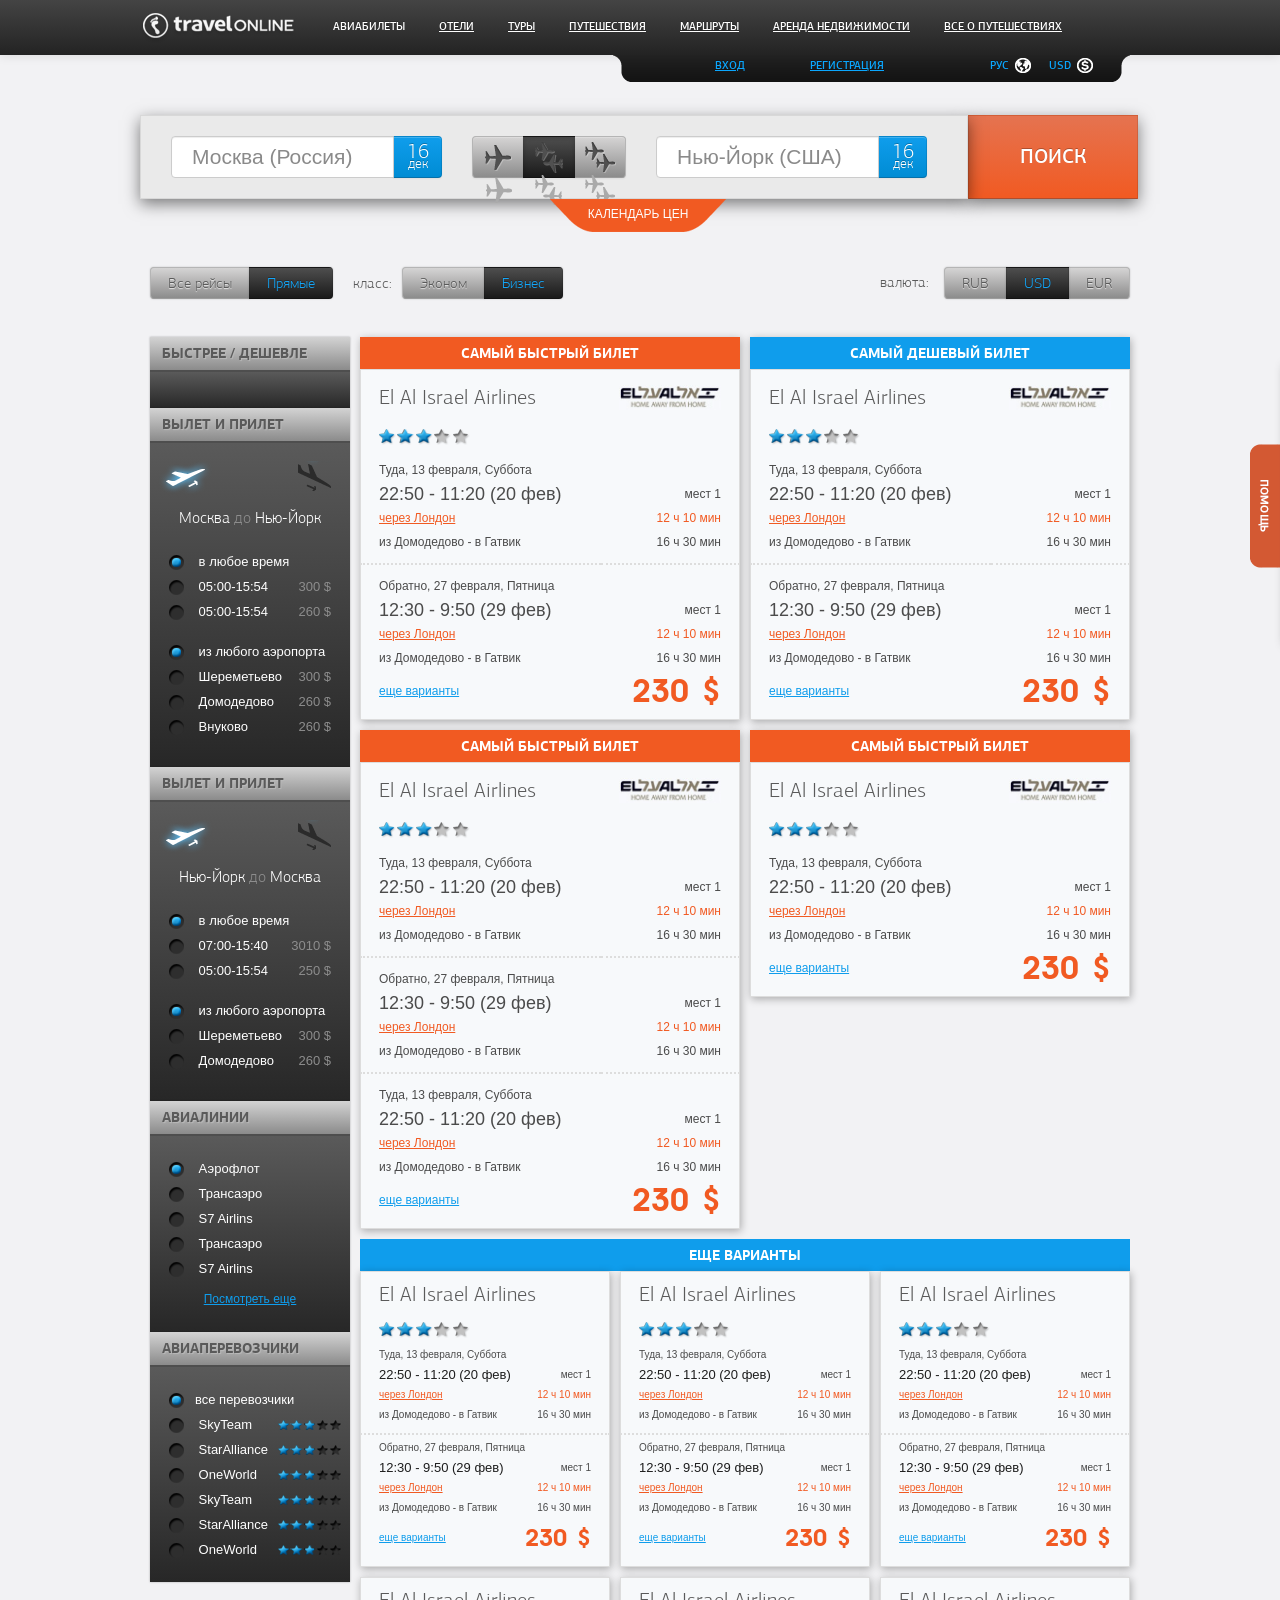
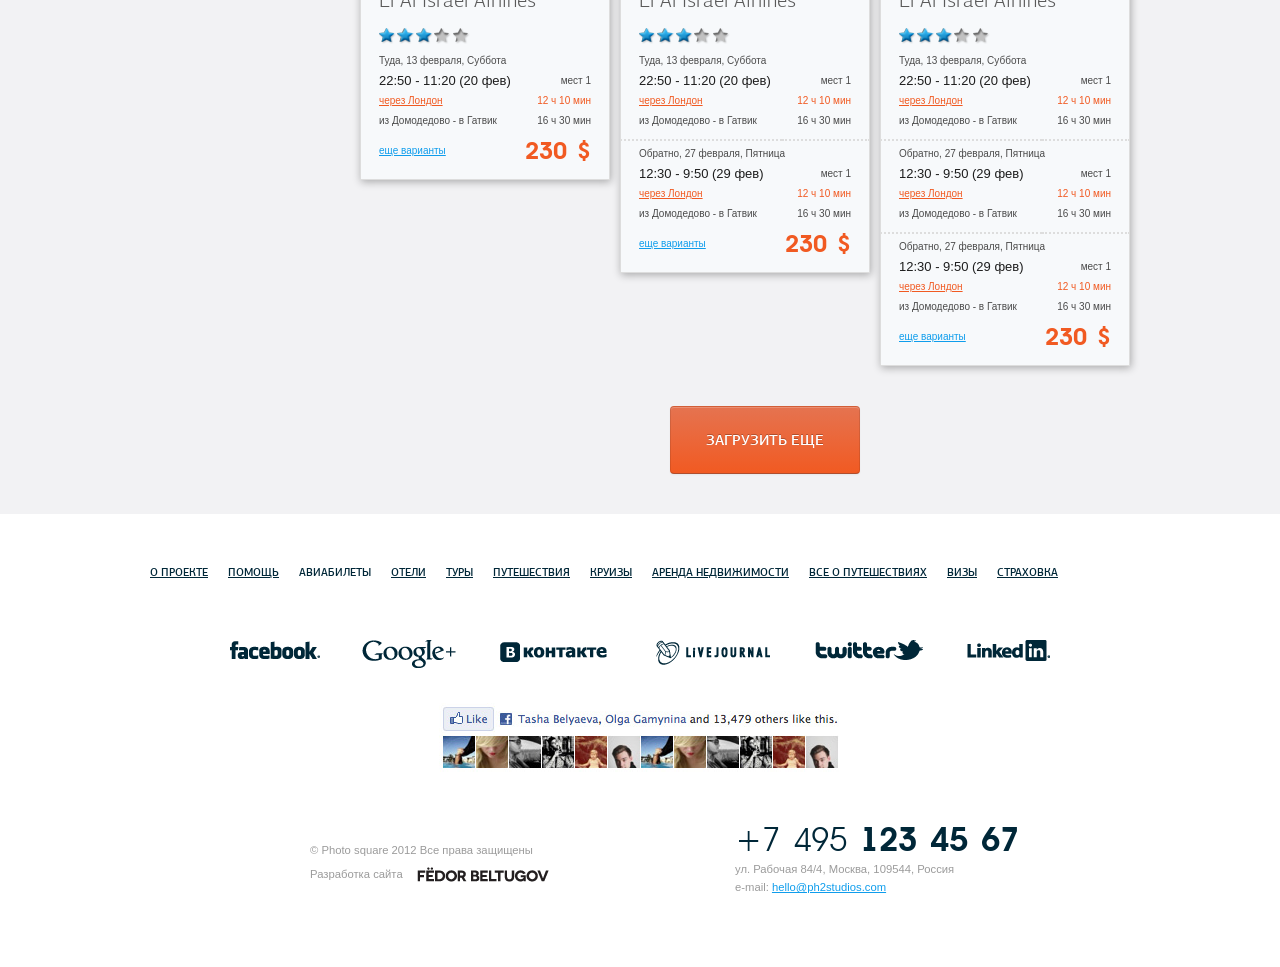
<file: index.html>
<!DOCTYPE html>
<html lang="ru">
<head>
	<meta charset="utf-8">
	<title>Travel Online</title>
	<meta name="viewport" content="width=device-width, initial-scale=1.0">
  <meta name="description" content="">
  <meta name="author" content="">

  <link rel="stylesheet" type="text/css" href="./css/sliderkit-core.css" rel="stylesheet"/>
  <link rel="stylesheet" type="text/css" href="./css/sliderkit-demos.css" rel="stylesheet"/>
  <link rel="stylesheet" type="text/css" href="./css/sliderkit-demos-ie8.css" rel="stylesheet"/>
  <link href="./css/bootstrap.css" rel="stylesheet">  
  <link href="./css/jquery-ui-1.10.2.custom.min.css" rel="stylesheet">
  <!-- <link href="./css/responsive.css" rel="stylesheet"> -->
  <link href="./css/browser-hack.css" rel="stylesheet">

	<!-- Le HTML5 shim, for IE6-8 support of HTML5 elements -->
    <!--[if lt IE 9]>
      <script src="http://html5shim.googlecode.com/svn/trunk/html5.js"></script>
    <![endif]-->
</head>


<body>

  <div class="h-popupSide">
  <!-- popupSideHelp -->
    <div class="popupSide text-center" id="popupSideHelp">
      <a href="javascript:;" class="popupSideBtn"><img src="./i/popupSideHelp-btn.png" alt="Помощь"></a>
      <button type="button" class="close">×</button>
      <h3>Выберите раздел в котором Вам нужна помощь</h3>
      <table class="popupSideTable">
        <tr>
          <th><a href="javascript:;"><img src="./i/popupSideHelpFly.png" alt=""></a></th>
          <th><a href="javascript:;"><img src="./i/popupSideHelpHotel.png" alt=""></a></th>
          <th><a href="javascript:;"><img src="./i/popupSideHelpTour.png" alt=""></a></th>
          <th><a href="javascript:;"><img src="./i/popupSideHelpTrip.png" alt=""></a></th>
          <th><a href="javascript:;"><img src="./i/popupSideHelpCruise.png" alt=""></a></th>
          <th><a href="javascript:;"><img src="./i/popupSideHelpRent.png" alt=""></a></th>
        </tr>
        <tr>
          <td><a href="javascript:;">АВИАБИЛЕТЫ</a></td>
          <td><a href="javascript:;">ОТЕЛИ</a></td>
          <td><a href="javascript:;">ТУРЫ</a></td>
          <td><a href="javascript:;">ПУТЕШЕСТВИЯ</a></td>
          <td><a href="javascript:;">КРУИЗЫ</a></td>
          <td><a href="javascript:;">АРЕНДА НЕДВИЖИМОСТИ</a></td>
        </tr>
      </table>
      <a href="mailto:hello@travelonline.ru" class="popupEmail">hello@travelonline.ru</a>
      <span class="popupPhone">тел: +7 926 426 68 55</span>
    </div>  <!-- /popupSideHelp -->
  <!-- /popupSideHelp -->
  </div>


<!-- modalEnter -->
  <div class="modal hide" id="modalEnter" tabindex="-1" role="dialog" aria-labelledby="modalEnter" aria-hidden="true">
    <div class="modal-header">
      <button type="button" class="close" data-dismiss="modal" aria-hidden="true">×</button>
    </div>
    <div class="modal-body">
      <a class="ent" href="javascript:;"><img src="./i/modalEnter1.png" alt=""></a>
      <a class="ent" href="javascript:;"><img src="./i/modalEnterFb.png" alt=""></a>
    </div>
    <div class="modal-footer">
      <form action="">
        <input type="text" placeholder="Эл.почта:">
        <input type="text" placeholder="Пароль">
        <div class="controls-row">
          <input type="submit" class="btn btn-danger" value="войти" data-dismiss="modal" aria-hidden="true">
          <label class="checkbox inline">
            <input id="" type="checkbox" value="option1">Запомнить меня
          </label>
        </div>
      </form>
      <a class="btn btn-link" href="javascript:;">Забыли пароль?</a>
      <a class="btn btn-link" href="javascript:;">Хотите хавести аккаунт?</a>
    </div>
  </div>
<!-- /modalEnter -->


<!-- modalReg -->
  <div class="modal hide" id="modalReg" tabindex="-1" role="dialog" aria-labelledby="modalEnter" aria-hidden="true">
    <div class="modal-header">
      <button type="button" class="close" data-dismiss="modal" aria-hidden="true">×</button>
    </div>
    <div class="modal-body">
      <a class="ent" href="javascript:;"><img src="./i/modalEnter1.png" alt=""></a>
      <a class="ent" href="javascript:;"><img src="./i/modalEnterFb.png" alt=""></a>
    </div>
    <div class="modal-footer text-center">
      <form action="">
        <input type="text" placeholder="Эл.почта:">
        <input type="text" placeholder="Пароль">
        <input type="text" placeholder="Повторите пароль">
        <input type="submit" id="regOpen" class="btn btn-danger" value="зарегистрироваться" data-dismiss="modal" aria-hidden="true">
      </form>
      <p>Регистрируясь на travelonline.ru <br>вы принимаете условия <a href="javascript:;">пользовательского соглашения</a></p>
    </div>
  </div>
<!-- /modalReg -->


  <nav class="navbar navbar-inverse navbar-static-top">  <!-- .navbar-static-top, navbar-fixed-top, navbar-fixed-bottom -->
    <div class="navbar-inner">
      <div class="container">
        <a class="brand" href="./index.html"><img src="./i/brand.png" alt="TravelOnline"></a>
        <ul class="nav">
          <li class="active"><a href="./tickets.html">Авиабилеты</a></li>
          <li><a href="./hotels.hmtl">Отели</a></li>
          <li><a href="./tour.html">Туры</a></li>
          <li><a href="./travel.html">ПУТЕШЕСТВИЯ</a></li>
          <li><a href="./marsh.html">МАРШРУТЫ</a></li>
          <li><a href="./rent.html">АРЕНДА недвижимости</a></li>
          <li><a href="./aboutTrip.html">ВСЕ О ПУТЕШЕСТВИЯХ</a></li>
        </ul>

        <ul class="nav navAdd unReg">
          <li class="navEnter"><a href="#modalEnter" data-toggle="modal">вход</a></li>
          <li class="navReg"><a href="#modalReg" data-toggle="modal">регистрация</a></li>
          <li class="navCurr dropdown">
            <a href="javascript:;" class="dropdown-toggle" data-toggle="dropdown">usd</a>
            <ul class="dropdown-menu" role="menu">
              <li><a tabindex="-1" href="#">РУБЛИ (RUB)</a></li>
              <li class="divider"></li>
              <li><a tabindex="-1" href="#">ДОЛЛАРЫ (USD)</a></li>
              <li class="divider"></li>
              <li><a tabindex="-1" href="#">ЕВРО (EUR)</a></li>
            </ul>
          </li>
          <li class="navLang dropdown">
            <a href="javascript:;" class="dropdown-toggle" data-toggle="dropdown">рус</a>
            <ul class="dropdown-menu" role="menu">
              <li><a tabindex="-1" href="#">русский</a></li>
              <li class="divider"></li>
              <li><a tabindex="-1" href="#">английский</a></li>
              <li class="divider"></li>
              <li><a tabindex="-1" href="#">немецкий</a></li>
            </ul>
          </li>
        </ul>

        <ul class="nav navAdd regOn">
          <li class="navPersPhoto"><img src="./i/navPersPhoto.jpg" alt=""></li>
          <li class="navPers dropdown">
            <a href="javascript:;" class="dropdown-toggle" data-toggle="dropdown">ФЕДОР БЕЛЬТЮГОВ</a>
            <ul class="dropdown-menu" role="menu">
              <li><a tabindex="-1" href="#">панель управления</a></li>
              <li class="divider"></li>
              <li><a tabindex="-1" href="#">ваши блоги</a></li>
              <li class="divider"></li>
              <li><a tabindex="-1" href="#">ваши маршруты</a></li>
              <li class="divider"></li>
              <li><a tabindex="-1" href="#">изображения</a></li>
              <li class="divider"></li>
              <li><a tabindex="-1" href="#">редактировать профиль</a></li>
              <li class="divider"></li>
              <li><a tabindex="-1" href="#">аккаунт</a></li>
              <li class="divider"></li>
              <li><a tabindex="-1" href="#">выход</a></li>
            </ul>
          </li>
          <li class="navMsg dropdown">
            <a href="javascript:;" class="dropdown-toggle" data-toggle="dropdown">сообщения <span>2</span></a>
            <ul class="dropdown-menu" role="menu">
              <li class="media">
                <a class="mediaMsg" href="javascript:;">
                  <img class="media-object pull-left" src="./i/mediaMsg.png">
                  <div class="media-body">
                    <h5 class="media-heading">ФЕДОР БЕЛЬТЮГОВ</h5>
                    <p>Федор, меня так достал твой... </p>
                    <time>18 Марта 2013</time>
                  </div>
                </a>
              </li>
              
              <li class="divider"></li>

              <li class="media">
                <a class="mediaMsg" href="javascript:;">
                  <img class="media-object pull-left" src="./i/mediaMsg.png">
                  <div class="media-body">
                    <h5 class="media-heading">ФЕДОР БЕЛЬТЮГОВ</h5>
                    <p>Федор, когда запустищь свой...</p>
                    <time>18 Марта 2013</time>
                  </div>
                </a>
              </li>

              <li class="divider"></li>

              <li class="media">
                <a class="mediaMsg" href="javascript:;">
                  <img class="media-object pull-left" src="./i/mediaMsg.png">
                  <div class="media-body">
                    <h5 class="media-heading">ФЕДОР БЕЛЬТЮГОВ</h5>
                    <p>Пойдем на турники</p>
                    <time>18 Марта 2013</time>
                  </div>
                </a>
              </li>

              <li class="divider"></li>

              <li class="showAllMediaMsg"><a href="javascript:;" class="text-center">показать все сообщения</a></li>
            </ul>
          </li>
          <li class="navCurr dropdown">
            <a href="javascript:;" class="dropdown-toggle" data-toggle="dropdown">usd</a>
            <ul class="dropdown-menu" role="menu">
              <li><a tabindex="-1" href="#">РУБЛИ (RUB)</a></li>
              <li class="divider"></li>
              <li><a tabindex="-1" href="#">ДОЛЛАРЫ (USD)</a></li>
              <li class="divider"></li>
              <li><a tabindex="-1" href="#">ЕВРО (EUR)</a></li>
            </ul>
          </li>
          <li class="navLang dropdown">
            <a href="javascript:;" class="dropdown-toggle" data-toggle="dropdown">рус</a>
            <ul class="dropdown-menu" role="menu">
              <li><a tabindex="-1" href="#">русский</a></li>
              <li class="divider"></li>
              <li><a tabindex="-1" href="#">английский</a></li>
              <li class="divider"></li>
              <li><a tabindex="-1" href="#">немецкий</a></li>
            </ul>
          </li>
        </ul>
      </div>  <!-- /container -->
    </div>  <!-- /navbar-inner -->
  </nav>

  <section class="container">
    <div class="row">
      <div class="span12 mainSearch">
        <form class="form-inline row" action="">
          <div class="well span10">
            <div class="btn-toolbar">
              <div class="input-append">
                <input type="text" class="input-large" value="Москва (Россия)">
                <button class="btn btn-primary"><h3>16</h3><h4>дек</h4></button>
              </div>
              
              <div class="btn-group calend" data-toggle="buttons-radio">
                <a href="javascript:;" class="btn" id="flightType1"><img src="./i/btnFlight1.png" alt="Туда"></a>
                <a href="javascript:;" class="btn active" id="flightType2"><img src="./i/btnFlight2.png" alt="Туда-сюда"></a>
                <a href="javascript:;" class="btn" id="flightType3"><img src="./i/btnFlight3.png" alt="Туда-туда"></a>
              </div>

              <div class="input-append">
                <input type="text" class="input-large" value="Нью-Йорк (США)">
                <button class="btn btn-primary"><h3>16</h3><h4>дек</h4></button>
              </div>
            </div>

            <div class="btn-toolbar toolbar2">
              <div class="input-append">
                <input type="text" class="input-large" value="Москва (Россия)">
                <button class="btn btn-primary"><h3>16</h3><h4>дек</h4></button>
              </div>

              <div class="input-append">
                <input type="text" class="input-large" value="Нью-Йорк (США)">
                <button class="btn btn-primary"><h3>16</h3><h4>дек</h4></button>
              </div>
            </div>

             <div class="calendar">
                <div class="datepicker dp1">
                  <div class="dateHeader">
                    <p><span class="selDate">Выберите дату</span> <img src="./i/dateHeaderPlane.png" alt=""><span class="from">Москва</span> &rarr; <span class="to">Лондон</span></p>
                    <div class="btn-group" data-toggle="buttons-radio">
                      <span class="btn">прямые рейсы</span>
                      <span class="btn active">с пересадкой</span>
                    </div>
                  </div>
                </div>
              </div>  <!-- /calendar -->
          </div>  <!-- /well -->

          <input type="submit" class="btn btn-danger span2" value="ПОИСК">
        </form>

        <div class="span12 dynamics">
          <div class="hided">
            <div class="row">
              <div class="span12">
                <p class="searchResult"><a href="javascript:;">Москва - Нью-Йорк с 13 фев по 27 фев</a></p>
              </div>
            </div>
            <div class="row">
              <span class="dynTo span6">
                <h2>Исходящий рейс <small>Динамика стоимости</small></h2>
                <div class="dynMonth navbar clearfix">
                  <ul class="nav">
                    <li><a href="javascript:;">янв</a></li>
                    <li><a href="javascript:;">фев</a></li>
                    <li><a href="javascript:;">мар</a></li>
                    <li class="active"><a href="javascript:;">апр</a></li>
                    <li><a href="javascript:;">май</a></li>
                    <li><a href="javascript:;">июн</a></li>
                    <li><a href="javascript:;">июл</a></li>
                    <li><a href="javascript:;">авг</a></li>
                    <li><a href="javascript:;">сен</a></li>
                    <li><a href="javascript:;">окт</a></li>
                    <li><a href="javascript:;">ноя</a></li>
                    <li><a href="javascript:;">дек</a></li>
                  </ul>
                </div>  <!-- /dynMonth -->

                <div class="dynDateGraph navbar">
                  <ul class="nav">
                    <li><a href="javascript:;"></a></li>
                    <li><a href="javascript:;"></a></li>
                    <li><a href="javascript:;"></a></li>
                    <li><a href="javascript:;" class="h60"></a></li>
                    <li><a href="javascript:;"></a></li>
                    <li><a href="javascript:;"></a></li>
                    <li><a href="javascript:;"></a></li>
                    <li><a href="javascript:;"></a></li>
                    <li><a href="javascript:;" class="h80"></a></li>
                    <li><a href="javascript:;"></a></li>
                    <li><a href="javascript:;"></a></li>
                    <li><a href="javascript:;"></a></li>
                    <li class="active"><a href="javascript:;"></a></li>
                    <li><a href="javascript:;"></a></li>
                    <li><a href="javascript:;"></a></li>
                    <li><a href="javascript:;"></a></li>
                    <li><a href="javascript:;" class="h100"></a></li>
                    <li><a href="javascript:;"></a></li>
                    <li><a href="javascript:;"></a></li>
                    <li><a href="javascript:;"></a></li>
                    <li><a href="javascript:;"></a></li>
                    <li><a href="javascript:;"></a></li>
                    <li><a href="javascript:;"></a></li>
                    <li><a href="javascript:;"></a></li>
                    <li><a href="javascript:;"></a></li>
                    <li><a href="javascript:;"></a></li>
                    <li><a href="javascript:;"></a></li>
                    <li><a href="javascript:;"></a></li>
                    <li><a href="javascript:;"></a></li>
                    <li><a href="javascript:;"></a></li>
                    <li><a href="javascript:;"></a></li>
                  </ul>
                </div>  <!-- /dynDate -->

                <div class="dynDate navbar">
                  <ul class="nav">
                    <li><a href="javascript:;">01</a></li>
                    <li><a href="javascript:;">02</a></li>
                    <li><a href="javascript:;">03</a></li>
                    <li><a href="javascript:;">04</a></li>
                    <li><a href="javascript:;">05</a></li>
                    <li><a href="javascript:;">06</a></li>
                    <li><a href="javascript:;">07</a></li>
                    <li><a href="javascript:;">08</a></li>
                    <li><a href="javascript:;">09</a></li>
                    <li><a href="javascript:;">10</a></li>
                    <li><a href="javascript:;">11</a></li>
                    <li><a href="javascript:;">12</a></li>
                    <li class="active"><a href="javascript:;">13</a></li>
                    <li><a href="javascript:;">14</a></li>
                    <li><a href="javascript:;">15</a></li>
                    <li><a href="javascript:;">16</a></li>
                    <li><a href="javascript:;">17</a></li>
                    <li><a href="javascript:;">18</a></li>
                    <li><a href="javascript:;">19</a></li>
                    <li><a href="javascript:;">20</a></li>
                    <li><a href="javascript:;">21</a></li>
                    <li><a href="javascript:;">22</a></li>
                    <li><a href="javascript:;">23</a></li>
                    <li><a href="javascript:;">24</a></li>
                    <li><a href="javascript:;">25</a></li>
                    <li><a href="javascript:;">26</a></li>
                    <li><a href="javascript:;">27</a></li>
                    <li><a href="javascript:;">28</a></li>
                    <li><a href="javascript:;">29</a></li>
                    <li><a href="javascript:;">30</a></li>
                    <li><a href="javascript:;">31</a></li>
                  </ul>
                </div>  <!-- /dynDate -->

                <div class="dynDay navbar">
                  <ul class="nav">
                    <li><span>п</span></li>
                    <li><span>в</span></li>
                    <li><span>с</span></li>
                    <li><span>ч</span></li>
                    <li><span>п</span></li>
                    <li class="active"><span>с</span></li>
                    <li class="active"><span>в</span></li>
                    <li><span>п</span></li>
                    <li><span>в</span></li>
                    <li><span>с</span></li>
                    <li><span>ч</span></li>
                    <li><span>п</span></li>
                    <li class="active"><span>с</span></li>
                    <li class="active"><span>в</span></li>
                    <li><span>п</span></li>
                    <li><span>в</span></li>
                    <li><span>с</span></li>
                    <li><span>ч</span></li>
                    <li><span>п</span></li>
                    <li class="active"><span>с</span></li>
                    <li class="active"><span>в</span></li>
                    <li><span>п</span></li>
                    <li><span>в</span></li>
                    <li><span>с</span></li>
                    <li><span>ч</span></li>
                    <li><span>п</span></li>
                    <li class="active"><span>с</span></li>
                    <li class="active"><span>в</span></li>
                    <li><span>п</span></li>
                    <li><span>в</span></li>
                    <li><span>с</span></li>
                  </ul>
                </div>  <!-- /dynDate -->
              </span>  <!-- /dynTo -->

              <span class="dynFrom span6">
                <h2>Обратный рейс <small>Динамика стоимости</small></h2>
                <div class="dynMonth navbar clearfix">
                  <ul class="nav">
                    <li><a href="javascript:;">янв</a></li>
                    <li><a href="javascript:;">фев</a></li>
                    <li><a href="javascript:;">мар</a></li>
                    <li class="active"><a href="javascript:;">апр</a></li>
                    <li><a href="javascript:;">май</a></li>
                    <li><a href="javascript:;">июн</a></li>
                    <li><a href="javascript:;">июл</a></li>
                    <li><a href="javascript:;">авг</a></li>
                    <li><a href="javascript:;">сен</a></li>
                    <li><a href="javascript:;">окт</a></li>
                    <li><a href="javascript:;">ноя</a></li>
                    <li><a href="javascript:;">дек</a></li>
                  </ul>
                </div>  <!-- /dynMonth -->

                <div class="dynDateGraph navbar">
                  <ul class="nav">
                    <li><a href="javascript:;"></a></li>
                    <li><a href="javascript:;"></a></li>
                    <li><a href="javascript:;"></a></li>
                    <li><a href="javascript:;"></a></li>
                    <li><a href="javascript:;"></a></li>
                    <li><a href="javascript:;"></a></li>
                    <li><a href="javascript:;"></a></li>
                    <li><a href="javascript:;"></a></li>
                    <li><a href="javascript:;"></a></li>
                    <li><a href="javascript:;"></a></li>
                    <li><a href="javascript:;"></a></li>
                    <li><a href="javascript:;"></a></li>
                    <li class="active"><a href="javascript:;"></a></li>
                    <li><a href="javascript:;"></a></li>
                    <li><a href="javascript:;"></a></li>
                    <li><a href="javascript:;"></a></li>
                    <li><a href="javascript:;"></a></li>
                    <li><a href="javascript:;"></a></li>
                    <li><a href="javascript:;"></a></li>
                    <li><a href="javascript:;"></a></li>
                    <li><a href="javascript:;"></a></li>
                    <li><a href="javascript:;"></a></li>
                    <li><a href="javascript:;"></a></li>
                    <li><a href="javascript:;"></a></li>
                    <li><a href="javascript:;"></a></li>
                    <li><a href="javascript:;"></a></li>
                    <li><a href="javascript:;"></a></li>
                    <li><a href="javascript:;"></a></li>
                    <li><a href="javascript:;"></a></li>
                    <li><a href="javascript:;"></a></li>
                    <li><a href="javascript:;"></a></li>
                  </ul>
                </div>  <!-- /dynDate -->

                <div class="dynDate navbar">
                  <ul class="nav">
                    <li><a href="javascript:;">01</a></li>
                    <li><a href="javascript:;">02</a></li>
                    <li><a href="javascript:;">03</a></li>
                    <li><a href="javascript:;">04</a></li>
                    <li><a href="javascript:;">05</a></li>
                    <li><a href="javascript:;">06</a></li>
                    <li><a href="javascript:;">07</a></li>
                    <li><a href="javascript:;">08</a></li>
                    <li><a href="javascript:;">09</a></li>
                    <li><a href="javascript:;">10</a></li>
                    <li><a href="javascript:;">11</a></li>
                    <li><a href="javascript:;">12</a></li>
                    <li class="active"><a href="javascript:;">13</a></li>
                    <li><a href="javascript:;">14</a></li>
                    <li><a href="javascript:;">15</a></li>
                    <li><a href="javascript:;">16</a></li>
                    <li><a href="javascript:;">17</a></li>
                    <li><a href="javascript:;">18</a></li>
                    <li><a href="javascript:;">19</a></li>
                    <li><a href="javascript:;">20</a></li>
                    <li><a href="javascript:;">21</a></li>
                    <li><a href="javascript:;">22</a></li>
                    <li><a href="javascript:;">23</a></li>
                    <li><a href="javascript:;">24</a></li>
                    <li><a href="javascript:;">25</a></li>
                    <li><a href="javascript:;">26</a></li>
                    <li><a href="javascript:;">27</a></li>
                    <li><a href="javascript:;">28</a></li>
                    <li><a href="javascript:;">29</a></li>
                    <li><a href="javascript:;">30</a></li>
                    <li><a href="javascript:;">31</a></li>
                  </ul>
                </div>  <!-- /dynDate -->

                <div class="dynDay navbar">
                  <ul class="nav">
                    <li><span>п</span></li>
                    <li><span>в</span></li>
                    <li><span>с</span></li>
                    <li><span>ч</span></li>
                    <li><span>п</span></li>
                    <li class="active"><span>с</span></li>
                    <li class="active"><span>в</span></li>
                    <li><span>п</span></li>
                    <li><span>в</span></li>
                    <li><span>с</span></li>
                    <li><span>ч</span></li>
                    <li><span>п</span></li>
                    <li class="active"><span>с</span></li>
                    <li class="active"><span>в</span></li>
                    <li><span>п</span></li>
                    <li><span>в</span></li>
                    <li><span>с</span></li>
                    <li><span>ч</span></li>
                    <li><span>п</span></li>
                    <li class="active"><span>с</span></li>
                    <li class="active"><span>в</span></li>
                    <li><span>п</span></li>
                    <li><span>в</span></li>
                    <li><span>с</span></li>
                    <li><span>ч</span></li>
                    <li><span>п</span></li>
                    <li class="active"><span>с</span></li>
                    <li class="active"><span>в</span></li>
                    <li><span>п</span></li>
                    <li><span>в</span></li>
                    <li><span>с</span></li>
                  </ul>
                </div>  <!-- /dynDate -->
              </span>  <!-- /dynFrom -->
            </div>

            <div class="row">
              <div class="span12 dynamicsFoot">
                <div class="dynamicsFootDate">
                  <p>13 Февраля 2013 г. - 27 Февряля 2013 г.</p>
                </div>
                <input type="submit" class="btn btn-danger" value="ИСКАТЬ НА ЭТИ ДАТЫ">
              </div>  <!-- /dynamicsFoot-->
            </div>  <!-- /row -->
          </div>  <!-- /hided -->
          <a href="javascript:;" class="labelDynamics">Календарь цен</a>
        </div>  <!-- /dynamics -->
      </div>  <!-- /mainSearch -->


      <div class="span9 offset3 selectors">
        <div class="btn-row">
          <div class="btn-toolbar">
            <!-- <div class="btn-group" data-toggle="buttons-radio">
              <button class="btn">Все билеты</button>
              <button class="btn active">Сдаваемые</button>
            </div> -->

            <div class="btn-group" data-toggle="buttons-radio">
              <button class="btn">Все рейсы</button>
              <button class="btn active">Прямые</button>
            </div>

            <label class="checkbox">класс: </label>
            <div class="btn-group" data-toggle="buttons-radio">
              <button class="btn">Эконом</button>
              <button class="btn active">Бизнес</button>
            </div>
            
            <div class="btn-group last" data-toggle="buttons-radio">
              <button class="btn">RUB</button>
              <button class="btn active">USD</button>
              <button class="btn">EUR</button>
            </div>
            <label class="last">валюта:</label>
          </div>  <!-- /btn-toolbar -->
        </div>
      </div>  <!-- /selectors -->

      <aside class="span2">
        <article class="side faster">
          <h2>БЫСТРЕЕ / ДЕШЕВЛЕ</h2>
          <div class="inn">
            <div class="slider sliderType1"></div>
          </div>
        </article>

        <article class="side flight">
          <h2>Вылет и прилет</h2>
          <div class="inn">
            <div class="fl1"></div>
            <div class="slider sliderType2"></div>
            <div class="fl2"></div>
            <div class="clearfix"></div>
            <h3><span class="flightFrom">Москва</span> до <span class="flightTo">Нью-Йорк</span></h3>

            <form action="" class="form-inline">
              <div class="control-group">
                <div class="controls-row">
                  <label class="radio inline">
                    <input type="radio" name="rad1" checked> в любое время
                  </label>
                </div>
                
                <div class="controls-row">
                  <label class="radio inline">
                    <input type="radio" name="rad1"> 05:00-15:54
                  </label>
                  <span class="cost radio inline">300 $</span>
                </div>

                <div class="controls-row">
                  <label class="radio inline">
                    <input type="radio" name="rad1"> 05:00-15:54
                  </label>
                  <span class="cost radio inline">260 $</span>
                </div>
              </div>

              <div class="control-group">
                <div class="controls-row">
                  <label class="radio inline">
                    <input type="radio" name="rad2" checked> из любого аэропорта
                  </label>
                </div>
                
                <div class="controls-row">
                  <label class="radio inline">
                    <input type="radio" name="rad2"> Шереметьево
                  </label>
                  <span class="cost radio inline">300 $</span>
                </div>

                <div class="controls-row">
                  <label class="radio inline">
                    <input type="radio" name="rad2"> Домодедово
                  </label>
                  <span class="cost radio inline">260 $</span>
                </div>

                <div class="controls-row">
                  <label class="radio inline">
                    <input type="radio" name="rad2"> Внуково
                  </label>
                  <span class="cost radio inline">260 $</span>
                </div>
              </div>

            </form>
          </div>
        </article>

        <article class="side flight flight2">
          <h2>Вылет и прилет</h2>
          <div class="inn">
            <div class="fl1"></div>
            <div class="slider sliderType2"></div>
            <div class="fl2"></div>
            <div class="clearfix"></div>
            <h3><span class="flightFrom">Нью-Йорк</span> до <span class="flightTo">Москва</span></h3>

            <form action="" class="form-inline">
              <div class="control-group">
                <div class="controls-row">
                  <label class="radio inline">
                    <input type="radio" name="rad5" checked> в любое время
                  </label>
                </div>
                
                <div class="controls-row">
                  <label class="radio inline">
                    <input type="radio" name="rad5"> 07:00-15:40
                  </label>
                  <span class="cost radio inline">3010 $</span>
                </div>

                <div class="controls-row">
                  <label class="radio inline">
                    <input type="radio" name="rad5"> 05:00-15:54
                  </label>
                  <span class="cost radio inline">250 $</span>
                </div>
              </div>

              <div class="control-group">
                <div class="controls-row">
                  <label class="radio inline">
                    <input type="radio" name="rad6" checked> из любого аэропорта
                  </label>
                </div>
                
                <div class="controls-row">
                  <label class="radio inline">
                    <input type="radio" name="rad6"> Шереметьево
                  </label>
                  <span class="cost radio inline">300 $</span>
                </div>

                <div class="controls-row">
                  <label class="radio inline">
                    <input type="radio" name="rad6"> Домодедово
                  </label>
                  <span class="cost radio inline">260 $</span>
                </div>
              </div>

            </form>
          </div>
        </article>

        <article class="side avialines">
          <h2>Авиалинии</h2>
          <div class="inn">
            <form action="" class="form-inline">
              <div class="control-group">
                <div class="controls-row">
                  <label class="radio inline">
                    <input type="radio" name="rad3" checked> Аэрофлот
                  </label>
                </div>
                
                <div class="controls-row">
                  <label class="radio inline">
                    <input type="radio" name="rad3"> Трансаэро
                  </label>
                </div>

                <div class="controls-row">
                  <label class="radio inline">
                    <input type="radio" name="rad3"> S7 Airlins
                  </label>
                </div>

                <div class="controls-row">
                  <label class="radio inline">
                    <input type="radio" name="rad3"> Трансаэро
                  </label>
                </div>

                <div class="controls-row">
                  <label class="radio inline">
                    <input type="radio" name="rad3"> S7 Airlins
                  </label>
                </div>
              </div>
            </form>

            <h4><a href="">Посмотреть еще</a></h4>
          </div>
        </article>

        <article class="side aviatravel">
          <h2>Авиаперевозчики</h2>
          <div class="inn">
            <form action="" class="form-inline">
              <div class="control-group">
                <div class="controls-row">
                  <label class="radio inline">
                    <input type="radio" name="rad4" checked>все перевозчики
                  </label>
                </div>
                
                <div class="controls-row">
                  <label class="radio inline short">
                    <input type="radio" name="rad4"> SkyTeam
                  </label>
                  <div class="star">
                    <div class="star-ok"></div>
                  </div>
                </div>

                <div class="controls-row">
                  <label class="radio inline short">
                    <input type="radio" name="rad4"> StarAlliance
                  </label>
                  <div class="star">
                    <div class="star-ok"></div>
                  </div>
                </div>

                <div class="controls-row">
                  <label class="radio inline short">
                    <input type="radio" name="rad4"> OneWorld
                  </label>
                  <div class="star">
                    <div class="star-ok"></div>
                  </div>
                </div>

                <div class="controls-row">
                  <label class="radio inline short">
                    <input type="radio" name="rad4"> SkyTeam
                  </label>
                  <div class="star">
                    <div class="star-ok"></div>
                  </div>
                </div>

                <div class="controls-row">
                  <label class="radio inline short">
                    <input type="radio" name="rad4"> StarAlliance
                  </label>
                  <div class="star">
                    <div class="star-ok"></div>
                  </div>
                </div>

                <div class="controls-row">
                  <label class="radio inline short">
                    <input type="radio" name="rad4"> OneWorld
                  </label>
                  <div class="star">
                    <div class="star-ok"></div>
                  </div>
                </div>
              </div>
            </form>
          </div>
        </article>
      </aside>

      <div class="span10 tickets">
        <article class="ticket top">
          <h2>САМЫЙ БЫСТРЫЙ БИЛЕТ</h2>
          <table class="table">
            <thead>
              <tr>
                <td class="ticCompany td1">El Al Israel Airlines</td>
                <td class="ticLogo td2"><img src="./i/ticLogo.jpg" alt=""></td>
              </tr>
              <tr>
                <td class="ticRating td1">
                  <div class="star_big">
                    <div class="star_big-ok"></div>
                  </div>
                </td>
                <td class="td2"></td>
              </tr>
            </thead>
            <tbody>
              <tr>
                <td class="ticDate td1">Туда, 13 февраля, Суббота</td>
                <td class="td2"></td>
              </tr>
              <tr>
                <td class="ticTime td1"><b>22:50</b> - 11:20 (20 фев)</td>
                <td class="ticSeat td2">мест 1</td>
              </tr>
              <tr>
                <td class="ticThrow td1"><a href="javascript:;">через Лондон</a></td>
                <td class="ticTimeThrow td2">12 ч 10 мин</td>
              </tr>
              <tr>
                <td class="ticTrip td1">из Домодедово - в Гатвик</td>
                <td class="ticTimeFull td2">16 ч 30 мин</td>
              </tr>
            </tbody>

            <tbody>
              <tr>
                <td class="ticDate td1">Обратно, 27 февраля, Пятница</td>
                <td class="td2"></td>
              </tr>
              <tr>
                <td class="ticTime td1"><b>12:30</b> - 9:50 (29 фев)</td>
                <td class="ticSeat td2">мест 1</td>
              </tr>
              <tr>
                <td class="ticThrow td1"><a href="javascript:;">через Лондон</a></td>
                <td class="ticTimeThrow td2">12 ч 10 мин</td>
              </tr>
              <tr>
                <td class="ticTrip td1">из Домодедово - в Гатвик</td>
                <td class="ticTimeFull td2">16 ч 30 мин</td>
              </tr>
            </tbody>

            <tfoot>
              <tr>
                <td class="ticMore td1"><a href="javascript:;">еще варианты</a></td>
                <td class="ticPrice td2">230 $</td>
              </tr>
            </tfoot>
          </table>
        </article>

        <article class="ticket top">
          <h2 class="blue">САМЫЙ дешевый БИЛЕТ</h2>
          <table class="table">
            <thead>
              <tr>
                <td class="ticCompany td1">El Al Israel Airlines</td>
                <td class="ticLogo td2"><img src="./i/ticLogo.jpg" alt=""></td>
              </tr>
              <tr>
                <td class="ticRating td1">
                  <div class="star_big">
                    <div class="star_big-ok"></div>
                  </div>
                </td>
                <td class="td2"></td>
              </tr>
            </thead>
            <tbody>
              <tr>
                <td class="ticDate td1">Туда, 13 февраля, Суббота</td>
                <td class="td2"></td>
              </tr>
              <tr>
                <td class="ticTime td1"><b>22:50</b> - 11:20 (20 фев)</td>
                <td class="ticSeat td2">мест 1</td>
              </tr>
              <tr>
                <td class="ticThrow td1"><a href="javascript:;">через Лондон</a></td>
                <td class="ticTimeThrow td2">12 ч 10 мин</td>
              </tr>
              <tr>
                <td class="ticTrip td1">из Домодедово - в Гатвик</td>
                <td class="ticTimeFull td2">16 ч 30 мин</td>
              </tr>
            </tbody>

            <tbody>
              <tr>
                <td class="ticDate td1">Обратно, 27 февраля, Пятница</td>
                <td class="td2"></td>
              </tr>
              <tr>
                <td class="ticTime td1"><b>12:30</b> - 9:50 (29 фев)</td>
                <td class="ticSeat td2">мест 1</td>
              </tr>
              <tr>
                <td class="ticThrow td1"><a href="javascript:;">через Лондон</a></td>
                <td class="ticTimeThrow td2">12 ч 10 мин</td>
              </tr>
              <tr>
                <td class="ticTrip td1">из Домодедово - в Гатвик</td>
                <td class="ticTimeFull td2">16 ч 30 мин</td>
              </tr>
            </tbody>

            <tfoot>
              <tr>
                <td class="ticMore td1"><a href="javascript:;">еще варианты</a></td>
                <td class="ticPrice td2">230 $</td>
              </tr>
            </tfoot>
          </table>
        </article>

        <article class="ticket top">
          <h2>САМЫЙ БЫСТРЫЙ БИЛЕТ</h2>
          <table class="table">
            <thead>
              <tr>
                <td class="ticCompany td1">El Al Israel Airlines</td>
                <td class="ticLogo td2"><img src="./i/ticLogo.jpg" alt=""></td>
              </tr>
              <tr>
                <td class="ticRating td1">
                  <div class="star_big">
                    <div class="star_big-ok"></div>
                  </div>
                </td>
                <td class="td2"></td>
              </tr>
            </thead>
            <tbody>
              <tr>
                <td class="ticDate td1">Туда, 13 февраля, Суббота</td>
                <td class="td2"></td>
              </tr>
              <tr>
                <td class="ticTime td1"><b>22:50</b> - 11:20 (20 фев)</td>
                <td class="ticSeat td2">мест 1</td>
              </tr>
              <tr>
                <td class="ticThrow td1"><a href="javascript:;">через Лондон</a></td>
                <td class="ticTimeThrow td2">12 ч 10 мин</td>
              </tr>
              <tr>
                <td class="ticTrip td1">из Домодедово - в Гатвик</td>
                <td class="ticTimeFull td2">16 ч 30 мин</td>
              </tr>
            </tbody>

            <tbody>
              <tr>
                <td class="ticDate td1">Обратно, 27 февраля, Пятница</td>
                <td class="td2"></td>
              </tr>
              <tr>
                <td class="ticTime td1"><b>12:30</b> - 9:50 (29 фев)</td>
                <td class="ticSeat td2">мест 1</td>
              </tr>
              <tr>
                <td class="ticThrow td1"><a href="javascript:;">через Лондон</a></td>
                <td class="ticTimeThrow td2">12 ч 10 мин</td>
              </tr>
              <tr>
                <td class="ticTrip td1">из Домодедово - в Гатвик</td>
                <td class="ticTimeFull td2">16 ч 30 мин</td>
              </tr>
            </tbody>

            <tbody>
              <tr>
                <td class="ticDate td1">Туда, 13 февраля, Суббота</td>
                <td class="td2"></td>
              </tr>
              <tr>
                <td class="ticTime td1"><b>22:50</b> - 11:20 (20 фев)</td>
                <td class="ticSeat td2">мест 1</td>
              </tr>
              <tr>
                <td class="ticThrow td1"><a href="javascript:;">через Лондон</a></td>
                <td class="ticTimeThrow td2">12 ч 10 мин</td>
              </tr>
              <tr>
                <td class="ticTrip td1">из Домодедово - в Гатвик</td>
                <td class="ticTimeFull td2">16 ч 30 мин</td>
              </tr>
            </tbody>

            <tfoot>
              <tr>
                <td class="ticMore td1"><a href="javascript:;">еще варианты</a></td>
                <td class="ticPrice td2">230 $</td>
              </tr>
            </tfoot>
          </table>
        </article>

        <article class="ticket top">
          <h2>САМЫЙ БЫСТРЫЙ БИЛЕТ</h2>
          <table class="table">
            <thead>
              <tr>
                <td class="ticCompany td1">El Al Israel Airlines</td>
                <td class="ticLogo td2"><img src="./i/ticLogo.jpg" alt=""></td>
              </tr>
              <tr>
                <td class="ticRating td1">
                  <div class="star_big">
                    <div class="star_big-ok"></div>
                  </div>
                </td>
                <td class="td2"></td>
              </tr>
            </thead>
            <tbody>
              <tr>
                <td class="ticDate td1">Туда, 13 февраля, Суббота</td>
                <td class="td2"></td>
              </tr>
              <tr>
                <td class="ticTime td1"><b>22:50</b> - 11:20 (20 фев)</td>
                <td class="ticSeat td2">мест 1</td>
              </tr>
              <tr>
                <td class="ticThrow td1"><a href="javascript:;">через Лондон</a></td>
                <td class="ticTimeThrow td2">12 ч 10 мин</td>
              </tr>
              <tr>
                <td class="ticTrip td1">из Домодедово - в Гатвик</td>
                <td class="ticTimeFull td2">16 ч 30 мин</td>
              </tr>
            </tbody>

            <tfoot>
              <tr>
                <td class="ticMore td1"><a href="javascript:;">еще варианты</a></td>
                <td class="ticPrice td2">230 $</td>
              </tr>
            </tfoot>
          </table>
        </article>
          
        <h2 class="moreVariants">Еще варианты</h2> 

        <article class="ticket small">
          <table class="table">
            <thead>
              <tr>
                <td colspan="2" class="ticCompany td1">El Al Israel Airlines</td>
              </tr>
              <tr>
                <td class="ticRating td1">
                  <div class="star_big">
                    <div class="star_big-ok"></div>
                  </div>
                </td>
                <td class="td2"></td>
              </tr>
            </thead>
            <tbody>
              <tr>
                <td colspan="2" class="ticDate td1">Туда, 13 февраля, Суббота</td>
              </tr>
              <tr>
                <td class="ticTime td1"><b>22:50</b> - 11:20 (20 фев)</td>
                <td class="ticSeat td2">мест 1</td>
              </tr>
              <tr>
                <td class="ticThrow td1"><a href="javascript:;">через Лондон</a></td>
                <td class="ticTimeThrow td2">12 ч 10 мин</td>
              </tr>
              <tr>
                <td class="ticTrip td1">из Домодедово - в Гатвик</td>
                <td class="ticTimeFull td2">16 ч 30 мин</td>
              </tr>
            </tbody>

            <tbody>
              <tr>
                <td colspan="2" class="ticDate td1">Обратно, 27 февраля, Пятница</td>
              </tr>
              <tr>
                <td class="ticTime td1"><b>12:30</b> - 9:50 (29 фев)</td>
                <td class="ticSeat td2">мест 1</td>
              </tr>
              <tr>
                <td class="ticThrow td1"><a href="javascript:;">через Лондон</a></td>
                <td class="ticTimeThrow td2">12 ч 10 мин</td>
              </tr>
              <tr>
                <td class="ticTrip td1">из Домодедово - в Гатвик</td>
                <td class="ticTimeFull td2">16 ч 30 мин</td>
              </tr>
            </tbody>

            <tfoot>
              <tr>
                <td class="ticMore td1"><a href="javascript:;">еще варианты</a></td>
                <td class="ticPrice td2">230 $</td>
              </tr>
            </tfoot>
          </table>
        </article>

        <article class="ticket small">
          <table class="table">
            <thead>
              <tr>
                <td colspan="2" class="ticCompany td1">El Al Israel Airlines</td>
              </tr>
              <tr>
                <td class="ticRating td1">
                  <div class="star_big">
                    <div class="star_big-ok"></div>
                  </div>
                </td>
                <td class="td2"></td>
              </tr>
            </thead>
            <tbody>
              <tr>
                <td colspan="2" class="ticDate td1">Туда, 13 февраля, Суббота</td>
              </tr>
              <tr>
                <td class="ticTime td1"><b>22:50</b> - 11:20 (20 фев)</td>
                <td class="ticSeat td2">мест 1</td>
              </tr>
              <tr>
                <td class="ticThrow td1"><a href="javascript:;">через Лондон</a></td>
                <td class="ticTimeThrow td2">12 ч 10 мин</td>
              </tr>
              <tr>
                <td class="ticTrip td1">из Домодедово - в Гатвик</td>
                <td class="ticTimeFull td2">16 ч 30 мин</td>
              </tr>
            </tbody>

            <tbody>
              <tr>
                <td colspan="2" class="ticDate td1">Обратно, 27 февраля, Пятница</td>
              </tr>
              <tr>
                <td class="ticTime td1"><b>12:30</b> - 9:50 (29 фев)</td>
                <td class="ticSeat td2">мест 1</td>
              </tr>
              <tr>
                <td class="ticThrow td1"><a href="javascript:;">через Лондон</a></td>
                <td class="ticTimeThrow td2">12 ч 10 мин</td>
              </tr>
              <tr>
                <td class="ticTrip td1">из Домодедово - в Гатвик</td>
                <td class="ticTimeFull td2">16 ч 30 мин</td>
              </tr>
            </tbody>

            <tfoot>
              <tr>
                <td class="ticMore td1"><a href="javascript:;">еще варианты</a></td>
                <td class="ticPrice td2">230 $</td>
              </tr>
            </tfoot>
          </table>
        </article>

        <article class="ticket small">
          <table class="table">
            <thead>
              <tr>
                <td colspan="2" class="ticCompany td1">El Al Israel Airlines</td>
              </tr>
              <tr>
                <td class="ticRating td1">
                  <div class="star_big">
                    <div class="star_big-ok"></div>
                  </div>
                </td>
                <td class="td2"></td>
              </tr>
            </thead>
            <tbody>
              <tr>
                <td colspan="2" class="ticDate td1">Туда, 13 февраля, Суббота</td>
              </tr>
              <tr>
                <td class="ticTime td1"><b>22:50</b> - 11:20 (20 фев)</td>
                <td class="ticSeat td2">мест 1</td>
              </tr>
              <tr>
                <td class="ticThrow td1"><a href="javascript:;">через Лондон</a></td>
                <td class="ticTimeThrow td2">12 ч 10 мин</td>
              </tr>
              <tr>
                <td class="ticTrip td1">из Домодедово - в Гатвик</td>
                <td class="ticTimeFull td2">16 ч 30 мин</td>
              </tr>
            </tbody>

            <tbody>
              <tr>
                <td colspan="2" class="ticDate td1">Обратно, 27 февраля, Пятница</td>
              </tr>
              <tr>
                <td class="ticTime td1"><b>12:30</b> - 9:50 (29 фев)</td>
                <td class="ticSeat td2">мест 1</td>
              </tr>
              <tr>
                <td class="ticThrow td1"><a href="javascript:;">через Лондон</a></td>
                <td class="ticTimeThrow td2">12 ч 10 мин</td>
              </tr>
              <tr>
                <td class="ticTrip td1">из Домодедово - в Гатвик</td>
                <td class="ticTimeFull td2">16 ч 30 мин</td>
              </tr>
            </tbody>

            <tfoot>
              <tr>
                <td class="ticMore td1"><a href="javascript:;">еще варианты</a></td>
                <td class="ticPrice td2">230 $</td>
              </tr>
            </tfoot>
          </table>
        </article>

        <article class="ticket small">
          <table class="table">
            <thead>
              <tr>
                <td colspan="2" class="ticCompany td1">El Al Israel Airlines</td>
              </tr>
              <tr>
                <td class="ticRating td1">
                  <div class="star_big">
                    <div class="star_big-ok"></div>
                  </div>
                </td>
                <td class="td2"></td>
              </tr>
            </thead>
            <tbody>
              <tr>
                <td colspan="2" class="ticDate td1">Туда, 13 февраля, Суббота</td>
              </tr>
              <tr>
                <td class="ticTime td1"><b>22:50</b> - 11:20 (20 фев)</td>
                <td class="ticSeat td2">мест 1</td>
              </tr>
              <tr>
                <td class="ticThrow td1"><a href="javascript:;">через Лондон</a></td>
                <td class="ticTimeThrow td2">12 ч 10 мин</td>
              </tr>
              <tr>
                <td class="ticTrip td1">из Домодедово - в Гатвик</td>
                <td class="ticTimeFull td2">16 ч 30 мин</td>
              </tr>
            </tbody>

            <tfoot>
              <tr>
                <td class="ticMore td1"><a href="javascript:;">еще варианты</a></td>
                <td class="ticPrice td2">230 $</td>
              </tr>
            </tfoot>
          </table>
        </article>

        <article class="ticket small">
          <table class="table">
            <thead>
              <tr>
                <td colspan="2" class="ticCompany td1">El Al Israel Airlines</td>
              </tr>
              <tr>
                <td class="ticRating td1">
                  <div class="star_big">
                    <div class="star_big-ok"></div>
                  </div>
                </td>
                <td class="td2"></td>
              </tr>
            </thead>
            <tbody>
              <tr>
                <td colspan="2" class="ticDate td1">Туда, 13 февраля, Суббота</td>
              </tr>
              <tr>
                <td class="ticTime td1"><b>22:50</b> - 11:20 (20 фев)</td>
                <td class="ticSeat td2">мест 1</td>
              </tr>
              <tr>
                <td class="ticThrow td1"><a href="javascript:;">через Лондон</a></td>
                <td class="ticTimeThrow td2">12 ч 10 мин</td>
              </tr>
              <tr>
                <td class="ticTrip td1">из Домодедово - в Гатвик</td>
                <td class="ticTimeFull td2">16 ч 30 мин</td>
              </tr>
            </tbody>

            <tbody>
              <tr>
                <td colspan="2" class="ticDate td1">Обратно, 27 февраля, Пятница</td>
              </tr>
              <tr>
                <td class="ticTime td1"><b>12:30</b> - 9:50 (29 фев)</td>
                <td class="ticSeat td2">мест 1</td>
              </tr>
              <tr>
                <td class="ticThrow td1"><a href="javascript:;">через Лондон</a></td>
                <td class="ticTimeThrow td2">12 ч 10 мин</td>
              </tr>
              <tr>
                <td class="ticTrip td1">из Домодедово - в Гатвик</td>
                <td class="ticTimeFull td2">16 ч 30 мин</td>
              </tr>
            </tbody>

            <tfoot>
              <tr>
                <td class="ticMore td1"><a href="javascript:;">еще варианты</a></td>
                <td class="ticPrice td2">230 $</td>
              </tr>
            </tfoot>
          </table>
        </article>

        <article class="ticket small">
          <table class="table">
            <thead>
              <tr>
                <td colspan="2" class="ticCompany td1">El Al Israel Airlines</td>
              </tr>
              <tr>
                <td class="ticRating td1">
                  <div class="star_big">
                    <div class="star_big-ok"></div>
                  </div>
                </td>
                <td class="td2"></td>
              </tr>
            </thead>
            <tbody>
              <tr>
                <td colspan="2" class="ticDate td1">Туда, 13 февраля, Суббота</td>
              </tr>
              <tr>
                <td class="ticTime td1"><b>22:50</b> - 11:20 (20 фев)</td>
                <td class="ticSeat td2">мест 1</td>
              </tr>
              <tr>
                <td class="ticThrow td1"><a href="javascript:;">через Лондон</a></td>
                <td class="ticTimeThrow td2">12 ч 10 мин</td>
              </tr>
              <tr>
                <td class="ticTrip td1">из Домодедово - в Гатвик</td>
                <td class="ticTimeFull td2">16 ч 30 мин</td>
              </tr>
            </tbody>

            <tbody>
              <tr>
                <td colspan="2" class="ticDate td1">Обратно, 27 февраля, Пятница</td>
              </tr>
              <tr>
                <td class="ticTime td1"><b>12:30</b> - 9:50 (29 фев)</td>
                <td class="ticSeat td2">мест 1</td>
              </tr>
              <tr>
                <td class="ticThrow td1"><a href="javascript:;">через Лондон</a></td>
                <td class="ticTimeThrow td2">12 ч 10 мин</td>
              </tr>
              <tr>
                <td class="ticTrip td1">из Домодедово - в Гатвик</td>
                <td class="ticTimeFull td2">16 ч 30 мин</td>
              </tr>
            </tbody>
            
            <tbody>
              <tr>
                <td colspan="2" class="ticDate td1">Обратно, 27 февраля, Пятница</td>
              </tr>
              <tr>
                <td class="ticTime td1"><b>12:30</b> - 9:50 (29 фев)</td>
                <td class="ticSeat td2">мест 1</td>
              </tr>
              <tr>
                <td class="ticThrow td1"><a href="javascript:;">через Лондон</a></td>
                <td class="ticTimeThrow td2">12 ч 10 мин</td>
              </tr>
              <tr>
                <td class="ticTrip td1">из Домодедово - в Гатвик</td>
                <td class="ticTimeFull td2">16 ч 30 мин</td>
              </tr>
            </tbody>

            <tfoot>
              <tr>
                <td class="ticMore td1"><a href="javascript:;">еще варианты</a></td>
                <td class="ticPrice td2">230 $</td>
              </tr>
            </tfoot>
          </table>
        </article>
        
        <button class="btn btn-danger ticMore">загрузить еще</button>
      </div>  <!-- /tickets -->
    </div>
  </section> <!-- /container -->

  <footer>
    <nav class="navbar navbar-static-top">  <!-- .navbar-static-top, navbar-fixed-top, navbar-fixed-bottom -->
      <div class="navbar-inner">
        <div class="container">
          <ul class="nav text-center">
            <li><a href="./aboutProject.html">О проекте</a></li>
            <li><a href="./help.hmtl">Помощь</a></li>
            <li class="active"><a href="./tickets.html">Авиабилеты</a></li>
            <li><a href="./hotels.hmtl">Отели</a></li>
            <li><a href="./tour.html">Туры</a></li>
            <li><a href="./travel.html">ПУТЕШЕСТВИЯ</a></li>
            <li><a href="./cruise.html">Круизы</a></li>
            <li><a href="./rent.html">АРЕНДА недвижимости</a></li>
            <li><a href="./aboutTrip.html">ВСЕ О ПУТЕШЕСТВИЯХ</a></li>
            <li><a href="./visa.html">Визы</a></li>
            <li><a href="./ensur.html">Страховка</a></li>
          </ul>
        </div>  <!-- /container -->
      </div>  <!-- /navbar-inner -->
    </nav>

    <div class="container">
      <div class="row">
        <div class="span12 social text-center">
          <a href="javascript:;"><img src="./i/socialFb.png" alt=""></a>
          <a href="javascript:;"><img src="./i/socialGoogle.png" alt=""></a>
          <a href="javascript:;"><img src="./i/socialVk.png" alt=""></a>
          <a href="javascript:;"><img src="./i/socialLj.png" alt=""></a>
          <a href="javascript:;"><img src="./i/socialTw.png" alt=""></a>
          <a href="javascript:;"><img src="./i/socialLi.png" alt=""></a>
        </div>  <!-- /social -->

        <div class="span12 fbLine text-center">
          <a href="javascript:;"><img src="./i/fbookLine.jpg" alt=""></a>
        </div>  <!-- /fbLine -->

        <div class="span4 offset2 footRights">
          <p>© Photo square   2012  Все права защищены</p>
          <p class="footDev">Разработка сайта <a href="http://re-branding.ru/">
            <img alt="re-branding.ru" src="./i/footDev.png"></a>
          </p>
        </div>  <!-- /footRights -->

        <div class="span5 offset1 footContacts">
          <p class="footPhone">+7 495 <b>123 45 67</b></p>
          <p>ул. Рабочая 84/4, Москва, 109544, Россия</p>
          <p>e-mail: <a href="javascript:;">hello@ph2studios.com</a></p>
        </div>  <!-- /footContacts -->
      </div>
    </div> <!-- /container -->
  </footer>

  <!-- javascript
  ================================================== -->
  <!-- Placed at the end of the document so the pages load faster -->
  <script src="./js/jquery-1.9.min.js"></script>
  <script src="./js/bootstrap.min.js"></script>
  <script src="./js/jquery.sliderkit.1.9.2.js"></script>
  <script src="./js/jquery-ui-1.10.2.custom.min.js"></script>
  <script src="./js/custom_el.js"></script>
  <script src="./js/jquery.ui.datepicker-ru.js"></script>
  <script src="./js/custom.js"></script>
</body>
</html>
</file>
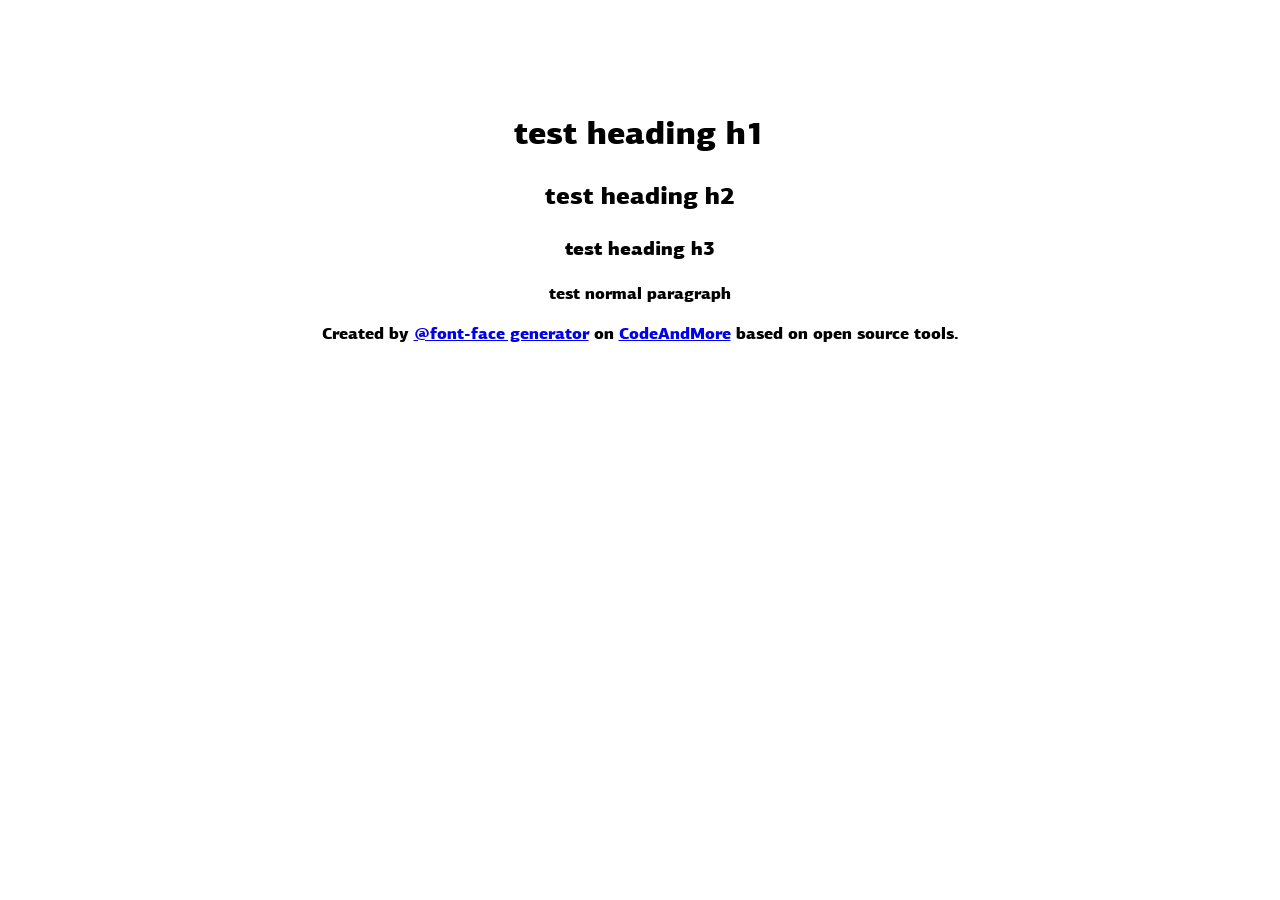
<file: font/pfagorasansproblack.html>
<!DOCTYPE html PUBLIC "-//W3C//DTD XHTML 1.0 Transitional//EN" "http://www.w3.org/TR/xhtml1/DTD/xhtml1-transitional.dtd">
		<html xmlns="http://www.w3.org/1999/xhtml">
		<head>
		<meta http-equiv="Content-Type" content="text/html; charset=utf-8" />
		<title>CodeAndMore @font-face Demo</title>
		<style type="text/css">
		@font-face {
				font-family: 'PFAgoraSansPro-Black';
				src: url('pfagorasansproblack.eot');
				src: url('pfagorasansproblack.eot?#iefix') format('embedded-opentype'),
						 url('pfagorasansproblack.woff') format('woff'),
						 url('pfagorasansproblack.ttf') format('truetype'),
						 url('pfagorasansproblack.svg#PFAgoraSansPro-Black') format('svg');
				font-weight: normal;
				font-style: normal;
		}
		</style>
		</head>
		
		<body style="font-family:'PFAgoraSansPro-Black'; padding: 80px; text-align: center;">
		<h1>test heading h1</h1>
		<h2>test heading h2</h2>
		<h3>test heading h3</h3>
		<p>test normal paragraph</p>
		<p>Created by <a href="http://fontface.codeandmore.com">@font-face generator</a> on <a href="http://codeandmore.com">CodeAndMore</a> based on open source tools.</p>
		</body>
		</html>
</file>
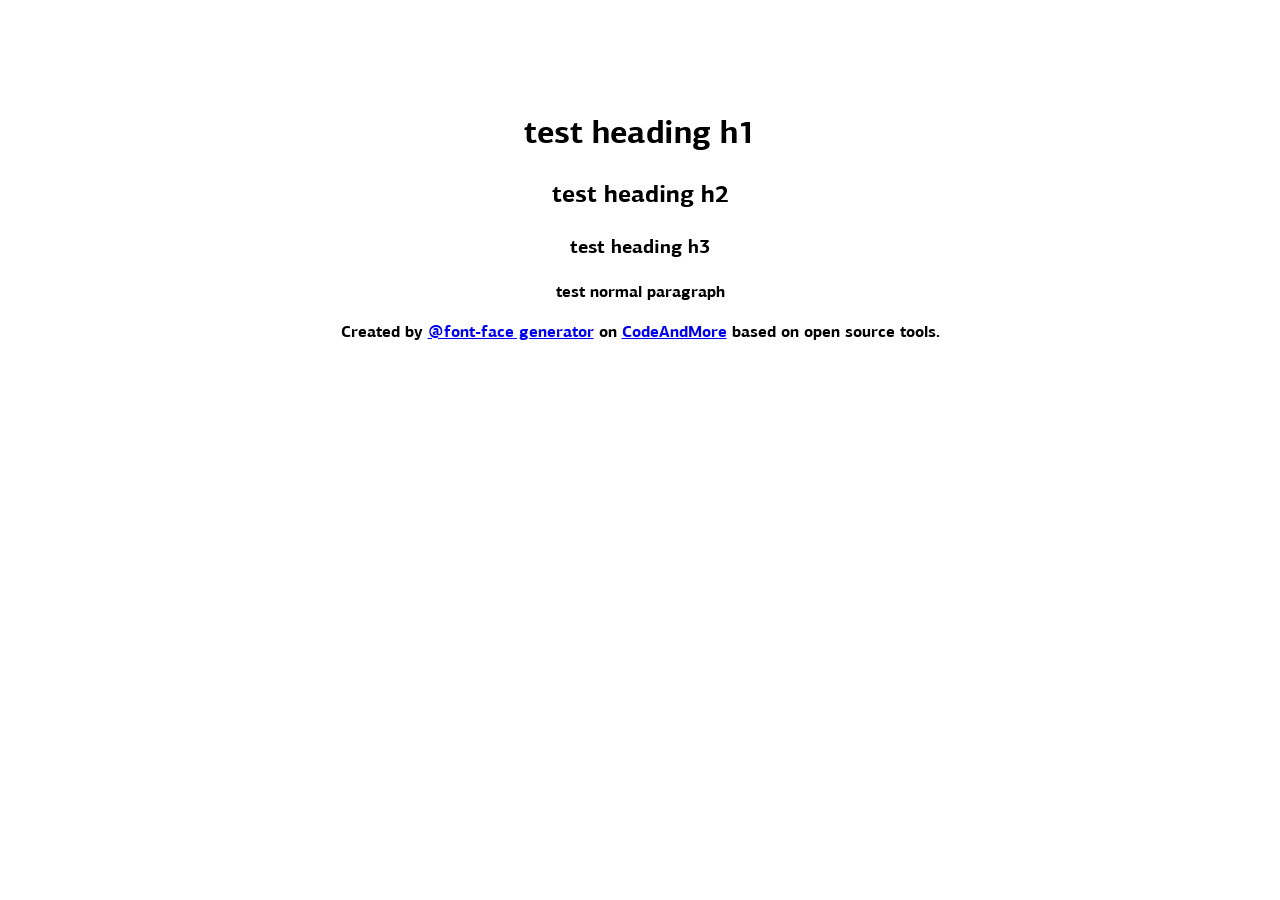
<file: font/pfagorasansprobold.html>
<!DOCTYPE html PUBLIC "-//W3C//DTD XHTML 1.0 Transitional//EN" "http://www.w3.org/TR/xhtml1/DTD/xhtml1-transitional.dtd">
		<html xmlns="http://www.w3.org/1999/xhtml">
		<head>
		<meta http-equiv="Content-Type" content="text/html; charset=utf-8" />
		<title>CodeAndMore @font-face Demo</title>
		<style type="text/css">
		@font-face {
				font-family: 'PFAgoraSansPro-Bold';
				src: url('pfagorasansprobold.eot');
				src: url('pfagorasansprobold.eot?#iefix') format('embedded-opentype'),
						 url('pfagorasansprobold.woff') format('woff'),
						 url('pfagorasansprobold.ttf') format('truetype'),
						 url('pfagorasansprobold.svg#PFAgoraSansPro-Bold') format('svg');
				font-weight: normal;
				font-style: normal;
		}
		</style>
		</head>
		
		<body style="font-family:'PFAgoraSansPro-Bold'; padding: 80px; text-align: center;">
		<h1>test heading h1</h1>
		<h2>test heading h2</h2>
		<h3>test heading h3</h3>
		<p>test normal paragraph</p>
		<p>Created by <a href="http://fontface.codeandmore.com">@font-face generator</a> on <a href="http://codeandmore.com">CodeAndMore</a> based on open source tools.</p>
		</body>
		</html>
</file>
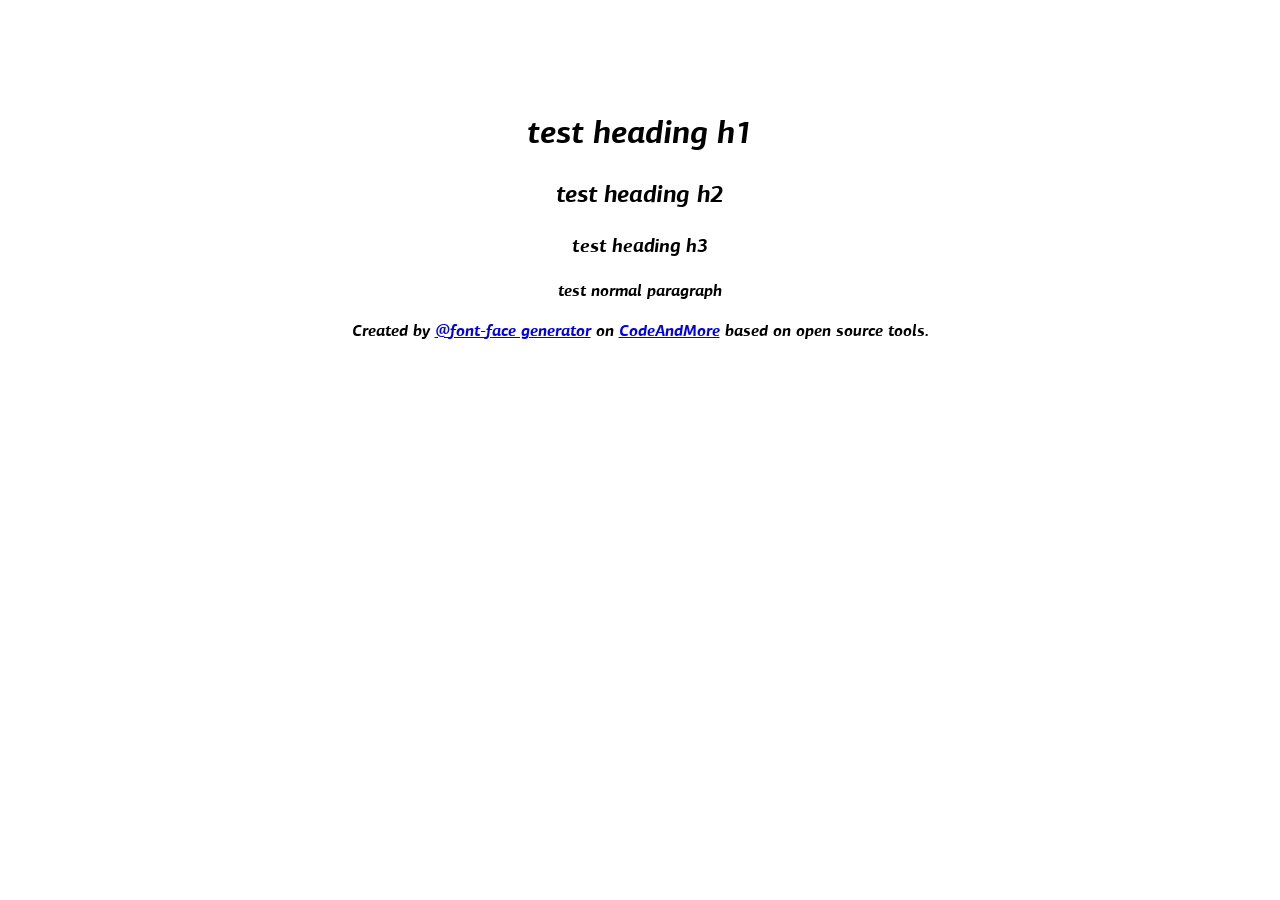
<file: font/pfagorasansprobolditalic.html>
<!DOCTYPE html PUBLIC "-//W3C//DTD XHTML 1.0 Transitional//EN" "http://www.w3.org/TR/xhtml1/DTD/xhtml1-transitional.dtd">
		<html xmlns="http://www.w3.org/1999/xhtml">
		<head>
		<meta http-equiv="Content-Type" content="text/html; charset=utf-8" />
		<title>CodeAndMore @font-face Demo</title>
		<style type="text/css">
		@font-face {
				font-family: 'PFAgoraSansPro-BoldItalic';
				src: url('pfagorasansprobolditalic.eot');
				src: url('pfagorasansprobolditalic.eot?#iefix') format('embedded-opentype'),
						 url('pfagorasansprobolditalic.woff') format('woff'),
						 url('pfagorasansprobolditalic.ttf') format('truetype'),
						 url('pfagorasansprobolditalic.svg#PFAgoraSansPro-BoldItalic') format('svg');
				font-weight: normal;
				font-style: normal;
		}
		</style>
		</head>
		
		<body style="font-family:'PFAgoraSansPro-BoldItalic'; padding: 80px; text-align: center;">
		<h1>test heading h1</h1>
		<h2>test heading h2</h2>
		<h3>test heading h3</h3>
		<p>test normal paragraph</p>
		<p>Created by <a href="http://fontface.codeandmore.com">@font-face generator</a> on <a href="http://codeandmore.com">CodeAndMore</a> based on open source tools.</p>
		</body>
		</html>
</file>
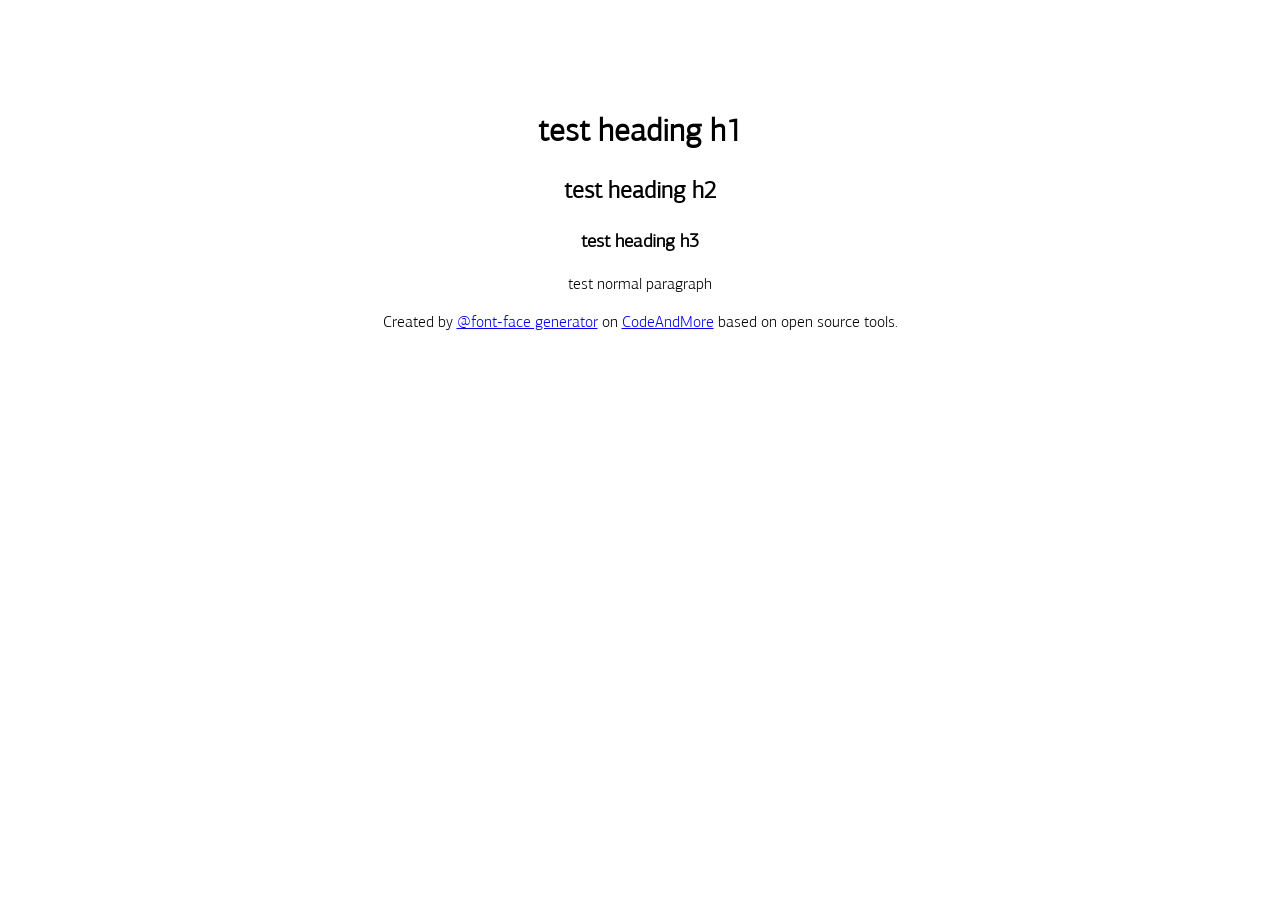
<file: font/pfagorasansprolight.html>
<!DOCTYPE html PUBLIC "-//W3C//DTD XHTML 1.0 Transitional//EN" "http://www.w3.org/TR/xhtml1/DTD/xhtml1-transitional.dtd">
		<html xmlns="http://www.w3.org/1999/xhtml">
		<head>
		<meta http-equiv="Content-Type" content="text/html; charset=utf-8" />
		<title>CodeAndMore @font-face Demo</title>
		<style type="text/css">
		@font-face {
				font-family: 'PFAgoraSansPro-Light';
				src: url('pfagorasansprolight.eot');
				src: url('pfagorasansprolight.eot?#iefix') format('embedded-opentype'),
						 url('pfagorasansprolight.woff') format('woff'),
						 url('pfagorasansprolight.ttf') format('truetype'),
						 url('pfagorasansprolight.svg#PFAgoraSansPro-Light') format('svg');
				font-weight: normal;
				font-style: normal;
		}
		</style>
		</head>
		
		<body style="font-family:'PFAgoraSansPro-Light'; padding: 80px; text-align: center;">
		<h1>test heading h1</h1>
		<h2>test heading h2</h2>
		<h3>test heading h3</h3>
		<p>test normal paragraph</p>
		<p>Created by <a href="http://fontface.codeandmore.com">@font-face generator</a> on <a href="http://codeandmore.com">CodeAndMore</a> based on open source tools.</p>
		</body>
		</html>
</file>
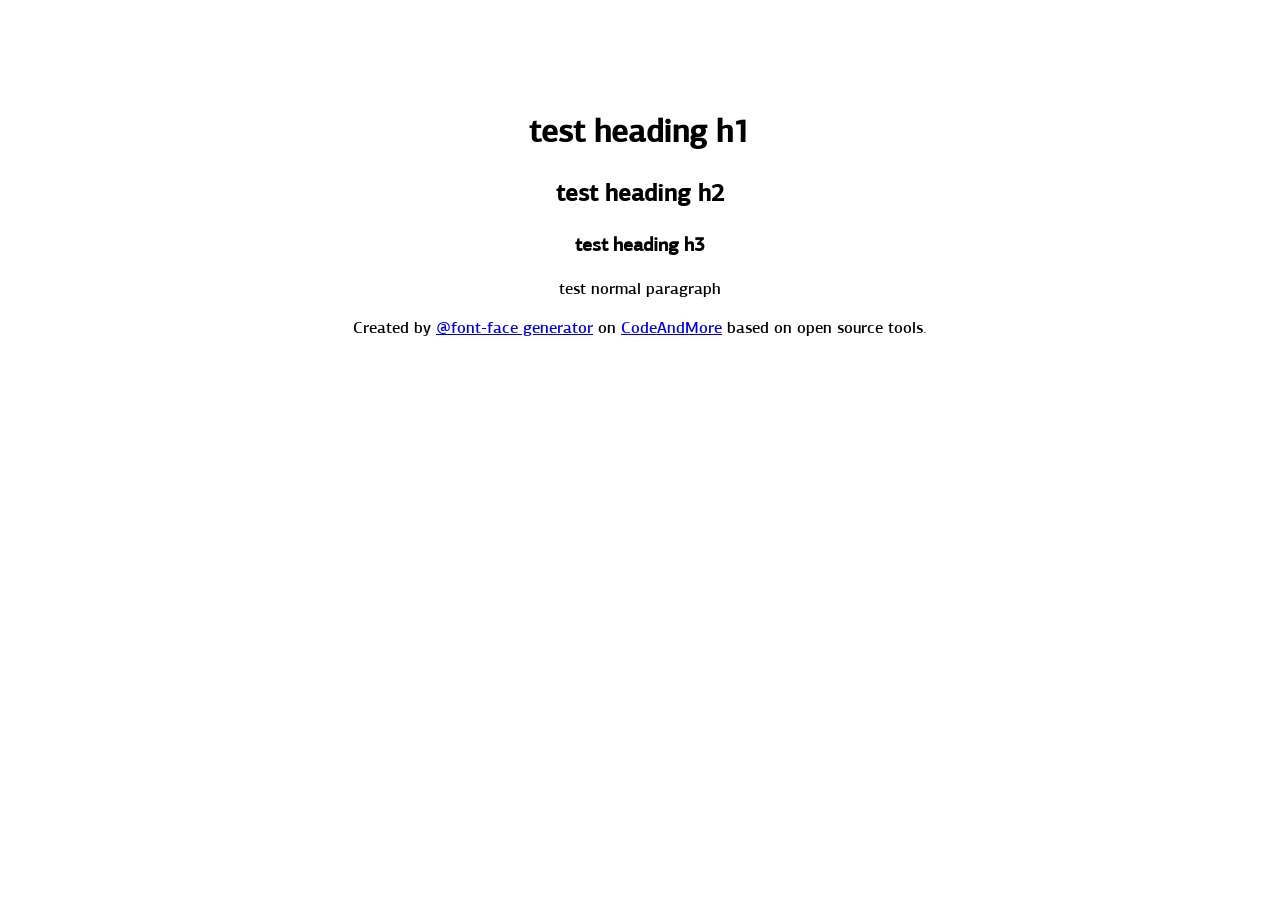
<file: font/pfagorasanspromedium.html>
<!DOCTYPE html PUBLIC "-//W3C//DTD XHTML 1.0 Transitional//EN" "http://www.w3.org/TR/xhtml1/DTD/xhtml1-transitional.dtd">
		<html xmlns="http://www.w3.org/1999/xhtml">
		<head>
		<meta http-equiv="Content-Type" content="text/html; charset=utf-8" />
		<title>CodeAndMore @font-face Demo</title>
		<style type="text/css">
		@font-face {
				font-family: 'PFAgoraSansPro-Medium';
				src: url('pfagorasanspromedium.eot');
				src: url('pfagorasanspromedium.eot?#iefix') format('embedded-opentype'),
						 url('pfagorasanspromedium.woff') format('woff'),
						 url('pfagorasanspromedium.ttf') format('truetype'),
						 url('pfagorasanspromedium.svg#PFAgoraSansPro-Medium') format('svg');
				font-weight: normal;
				font-style: normal;
		}
		</style>
		</head>
		
		<body style="font-family:'PFAgoraSansPro-Medium'; padding: 80px; text-align: center;">
		<h1>test heading h1</h1>
		<h2>test heading h2</h2>
		<h3>test heading h3</h3>
		<p>test normal paragraph</p>
		<p>Created by <a href="http://fontface.codeandmore.com">@font-face generator</a> on <a href="http://codeandmore.com">CodeAndMore</a> based on open source tools.</p>
		</body>
		</html>
</file>
<file: css/browser-hack.css>
.dropdown-menu {
  background: #3c3c3c;
}
:root .dropdown-menu {
  background: rgba(0,0,0,.8);
}

.dropdown-menu:after{
  border-bottom:6px solid #3c3c3c;
}

.ui-datepicker-title{
  font-family: Arial !important;
}

.navbar.dynDate a {
  padding:0 2px 0 0;
}

.dynamics, .mainSearch{
  outline:1px solid #bababc;
}
:root .dynamics, .mainSearch{
  outline:none;
}

/*.selectors .btn-group{
  margin-right:26px;
}*/
/*:root .selectors .btn-group{
  margin-right:38px;
}
:root .selectors .btn-group.last{
  margin-right:0px;
}*/

.box-shadow{
  -webkit-box-shadow:  0px 0px 8px rgba(0, 0, 0, 0.3);
  -moz-box-shadow:  0px 0px 8px rgba(0, 0, 0, 0.3);
  -ms-box-shadow:  0px 0px 8px rgba(0, 0, 0, 0.3);
  box-shadow:  0px 0px 8px rgba(0, 0, 0, 0.3);
}

.border_rounded {
  -moz-border-radius: 5px;
  -webkit-border-radius: 5px;
  -ms-border-radius: 5px;
  border-radius: 5px;
}

.linear-gradient {
  background:#e5e5e5;  /* для старых браузеров */
  background: linear-gradient(top, #f3f3f3, #e5e5e5);  /* CSS3 */
  background: -moz-linear-gradient(top, #f3f3f3, #e5e5e5);  /* Firefox 3.6+ */
  background: -webkit-gradient(linear, left top, left bottom, color-stop(0%,#f3f3f3), color-stop(100%,#e5e5e5));  /* Chrome 10+, Safari 5.1+ */
  background: -webkit-linear-gradient(top, #f3f3f3, #e5e5e5);
  background: -o-linear-gradient(top, #f3f3f3, #e5e5e5);  /* Opera 11.10+ */
  background: -ms-linear-gradient(top, #f3f3f3, #e5e5e5);  /* IE10 */
  filter:progid:DXImageTransform.Microsoft.Gradient(StartColorStr=#f3f3f3, EndColorStr=#cccccc, GradientType=0);  /* old IE */
}
</file>
<file: css/sliderkit-core.css>
/** 
 *  sliderkit-core.css
 *	> Core CSS styles
 *  
 *  This file is part of Slider Kit jQuery plugin.
 *  http://www.kyrielles.net/sliderkit/
 *  
 *  Copyright (c) 2010-2012 Alan Frog
 *  Licensed under the GNU General Public License
 *  See <license.txt> or <http://www.gnu.org/licenses/>
 *
 */

/*
 *  PLUGIN BASICS
 *  ------------------------------------------------
 */
.sliderkit{display:none;position:relative;overflow:hidden;text-align:left;}
.sliderkit a,
.sliderkit a:hover{text-decoration:none;}
.sliderkit a:focus{outline:1px dotted #000;/*optional*/}
.sliderkit img{border:0;}

/*---------------------------------
 *  Navigation
 *---------------------------------*/
.sliderkit .sliderkit-nav{z-index:10;position:absolute;text-align:center;}

/* Nav > Clip */
.sliderkit .sliderkit-nav-clip{position:relative;overflow:hidden;margin:0 auto;padding-right:5px;}
.sliderkit .sliderkit-nav-clip ul{position:relative;left:0;top:0;list-style:none;margin:0;padding:0px;}
.sliderkit .sliderkit-nav-clip ul li{float:left; margin:0px;}
.sliderkit .sliderkit-nav-clip ul li a{display:block;overflow:hidden;}

/*---------------------------------
 *  Buttons
 *---------------------------------*/
.sliderkit .sliderkit-btn{z-index:10;}

/*---------------------------------
 *  Panels
 *---------------------------------*/
.sliderkit .sliderkit-panel{z-index:1;position:absolute;overflow:hidden;}
.sliderkit .sliderkit-panel-active{z-index:5;}
.sliderkit .sliderkit-panel-old{z-index:4;}

/* Panels > Overlay */
.sliderkit .sliderkit-panel .sliderkit-panel-textbox{position:absolute;z-index:1;}
.sliderkit .sliderkit-panel .sliderkit-panel-text{position:absolute;z-index:3;top:0;left:0;}
.sliderkit .sliderkit-panel .sliderkit-panel-overlay{position:absolute;z-index:2;top:0;left:0;}

/*---------------------------------
 *  Counter
 *---------------------------------*/
.sliderkit .sliderkit-count{position:absolute;top:5px;right:5px;z-index:10;padding:5px;color:#fff;background:#000;}

/*---------------------------------
 *  Loader
 *---------------------------------*/
.sliderkit .sliderkit-timer{position:absolute;top:0;left:0;z-index:10;height:3px;background:#ccc;}
</file>
<file: css/sliderkit-demos.css>
/** 
 *  sliderkit-demos.css
 *	> CSS code for demos
 *  
 *  This file is part of Slider Kit jQuery plugin.
 *  http://www.kyrielles.net/sliderkit/
 *  
 *  Copyright (c) 2010-2012 Alan Frog
 *  Licensed under the GNU General Public License
 *  See <license.txt> or <http://www.gnu.org/licenses/>
 *
 */

/*---------------------------------
 *  Carousel > main
 *---------------------------------*/
#carousel-main{width:100%;height:310px;margin-bottom: 20px;}

/* Navbar */
#carousel-main .sliderkit-nav{left:0;bottom:0;width:100%;height:auto;padding:0;background:none;}
#carousel-main .sliderkit-nav-clip ul li{float:left;width:220px;margin:3px 15px 3px 3px;text-align:left; padding:0px;border:0px solid #eee; overflow: hidden;}
#carousel-main .sliderkit-nav-clip ul li > a{display:block;width:auto;height:auto;overflow:hidden;margin:0;opacity:0.8;}
#carousel-main .sliderkit-nav-clip ul li > a:hover{opacity:1;}
#carousel-main .sliderkit-nav-clip ul li h2{margin-bottom:-5px \0/;}
#carousel-main .sliderkit-nav-clip ul li p{font-size:0.9em;}
#carousel-main .sliderkit-nav-clip ul li .rlt-link-readmore:hover{text-decoration:underline;}

/* Buttons */
#carousel-main .sliderkit-nav .sliderkit-nav-btn{position:absolute;top:40%;}
#carousel-main .sliderkit-nav .sliderkit-nav-btn span{display:none;}
#carousel-main .sliderkit-nav .sliderkit-nav-btn a{display:block;width:31px;height:92px;outline: none;}
#carousel-main .sliderkit-nav .sliderkit-nav-prev{left:10px;}
#carousel-main .sliderkit-nav .sliderkit-nav-next{right:10px;}
#carousel-main .sliderkit-nav .sliderkit-nav-prev a{background:url(../i/str_white_left.png) no-repeat;}
#carousel-main .sliderkit-nav .sliderkit-nav-next a{background:url(../i/str_white_right.png) no-repeat;}
/*#carousel-main .sliderkit-nav .sliderkit-nav-prev a:hover,
#carousel-main .sliderkit-nav .sliderkit-nav-prev a:focus{}
#carousel-main .sliderkit-nav .sliderkit-nav-next a:hover,
#carousel-main .sliderkit-nav .sliderkit-nav-next a:focus{}*/
#carousel-main .sliderkit-nav .sliderkit-btn-disable a{cursor:default;}
#carousel-main .sliderkit-nav .sliderkit-nav-prev.sliderkit-btn-disable a{background-position:-52px 0;}
#carousel-main .sliderkit-nav .sliderkit-nav-next.sliderkit-btn-disable a{background-position:-52px -31px;}
</file>
<file: css/sliderkit-demos-ie8.css>
/**
 *  sliderkit-demos-ie8.css
 *	> CSS hacks for Internet Explorer 8 compatibility
 *  
 *  This file is part of Slider Kit jQuery plugin.
 *  http://www.kyrielles.net/sliderkit/
 *  
 *  Copyright (c) 2010-2012 Alan Frog
 *  Licensed under the GNU General Public License
 *  See <license.txt> or <http://www.gnu.org/licenses/>
 *
 */

/*---------------------------------
 *  Photos sliders >  Minimal
 *---------------------------------*/
.photoslider-mini .sliderkit-go-btn a{-ms-filter:"progid:DXImageTransform.Microsoft.Alpha(Opacity=60)";}
.photoslider-mini .sliderkit-btn-disable a{-ms-filter:"progid:DXImageTransform.Microsoft.Alpha(Opacity=0)";}

/*---------------------------------
 *  Photos gallery > Standard
 *---------------------------------*/
.photosgallery-std .sliderkit-go-btn a{-ms-filter:"progid:DXImageTransform.Microsoft.Alpha(Opacity=60)";}
.photosgallery-std .sliderkit-btn-disable a{-ms-filter:"progid:DXImageTransform.Microsoft.Alpha(Opacity=30)";}

/*---------------------------------
 *  Photos gallery > With captions
 *---------------------------------*/
.photosgallery-captions .sliderkit-btn-disable a{-ms-filter:"progid:DXImageTransform.Microsoft.Alpha(Opacity=30)";}
.photosgallery-captions .sliderkit-panel .sliderkit-panel-overlay{-ms-filter:"progid:DXImageTransform.Microsoft.Alpha(Opacity=60)";}

/*---------------------------------
 *  Photos gallery > Vertical
 *---------------------------------*/
.photosgallery-vertical .sliderkit-panel .sliderkit-panel-overlay{-ms-filter:"progid:DXImageTransform.Microsoft.Alpha(Opacity=60)";}
 
/*---------------------------------
 *  Photos gallery > Minimalistic
 *---------------------------------*/
.photosgallery-minimalistic .sliderkit-nav-clip ul li a{-ms-filter:"progid:DXImageTransform.Microsoft.Alpha(Opacity=40)";}
.photosgallery-minimalistic .sliderkit-nav-clip ul li.sliderkit-selected a{-ms-filter:"progid:DXImageTransform.Microsoft.Alpha(Opacity=100)";}

/*---------------------------------
 *  Carousel > Demo #1
 *---------------------------------*/
.carousel-demo1 .sliderkit-nav-clip ul li a{-ms-filter:"progid:DXImageTransform.Microsoft.Alpha(Opacity=80)";}
.carousel-demo1 .sliderkit-nav-clip ul li a:hover{-ms-filter:"progid:DXImageTransform.Microsoft.Alpha(Opacity=100)";}
.carousel-demo1 .sliderkit-btn-disable{-ms-filter:"progid:DXImageTransform.Microsoft.Alpha(Opacity=30)";}

/*---------------------------------
 *  Carousel > Demo #2
 *---------------------------------*/
.carousel-demo2 .sliderkit-nav-clip ul li a{-ms-filter:"progid:DXImageTransform.Microsoft.Alpha(Opacity=80)";}
.carousel-demo2 .sliderkit-nav-clip ul li a:hover{-ms-filter:"progid:DXImageTransform.Microsoft.Alpha(Opacity=100)";}
.carousel-demo2 .sliderkit-nav .sliderkit-btn-disable{-ms-filter:"progid:DXImageTransform.Microsoft.Alpha(Opacity=30)";}

/*---------------------------------
 *  Add-on > Timer
 *---------------------------------*/
.timer-demo01 .sliderkit-timer-wrapper{-ms-filter:"progid:DXImageTransform.Microsoft.Alpha(Opacity=80)";}
</file>
<file: css/responsive.css>
/*!
 * Bootstrap Responsive v2.3.1
 *
 * Copyright 2012 Twitter, Inc
 * Licensed under the Apache License v2.0
 * http://www.apache.org/licenses/LICENSE-2.0
 *
 * Designed and built with all the love in the world @twitter by @mdo and @fat.
 */
@font-face {
  font-family: 'ALSRublRegular';
  src: url('../font/rouble-webfont.eot');
  src: local('☺'), url('../font/rouble-webfont.woff') format('woff'), url('../font/rouble-webfont.ttf') format('truetype'), url('../font/rouble-webfont.svg#ALSRublRegular') format('svg');
  font-weight: normal;
  font-style: normal;/* IE:EOT; Firefox:TTF,OTF,WOFF; Opera:TTF,OTF; Chrome:SVG,TTF,OTF; Safari:TTF,OTF */
}
.rub {
  font-family: 'ALSRublRegular';
}
@font-face {
  font-family: 'PFAgoraSansPro-Medium';
  src: url('../font/pfagorasanspromedium.eot');
  src: url('../font/pfagorasanspromedium.eot?#iefix') format('embedded-opentype'), url('../font/pfagorasanspromedium.woff') format('woff'), url('../font/pfagorasanspromedium.ttf') format('truetype'), url('../font/pfagorasanspromedium.svg#PFAgoraSansPro-Medium') format('svg');
  font-weight: normal;
  font-style: normal;
}
@font-face {
  font-family: 'PFAgoraSansPro-Black';
  src: url('../font/pfagorasansproblack.eot');
  src: url('../font/pfagorasansproblack.eot?#iefix') format('embedded-opentype'), url('../font/pfagorasansproblack.woff') format('woff'), url('../font/pfagorasansproblack.ttf') format('truetype'), url('../font/pfagorasansproblack.svg#PFAgoraSansPro-Black') format('svg');
  font-weight: normal;
  font-style: normal;
}
@font-face {
  font-family: 'PFAgoraSansPro-Bold';
  src: url('../font/pfagorasansprobold.eot');
  src: url('../font/pfagorasansprobold.eot?#iefix') format('embedded-opentype'), url('../font/pfagorasansprobold.woff') format('woff'), url('../font/pfagorasansprobold.ttf') format('truetype'), url('../font/pfagorasansprobold.svg#PFAgoraSansPro-Bold') format('svg');
  font-weight: normal;
  font-style: normal;
}
@font-face {
  font-family: 'PFAgoraSansPro-BoldItalic';
  src: url('../font/pfagorasansprobolditalic.eot');
  src: url('../font/pfagorasansprobolditalic.eot?#iefix') format('embedded-opentype'), url('../font/pfagorasansprobolditalic.woff') format('woff'), url('../font/pfagorasansprobolditalic.ttf') format('truetype'), url('../font/pfagorasansprobolditalic.svg#PFAgoraSansPro-BoldItalic') format('svg');
  font-weight: normal;
  font-style: normal;
}
@font-face {
  font-family: 'PFAgoraSansPro-Light';
  src: url('../font/pfagorasansprolight.eot');
  src: url('../font/pfagorasansprolight.eot?#iefix') format('embedded-opentype'), url('../font/pfagorasansprolight.woff') format('woff'), url('../font/pfagorasansprolight.ttf') format('truetype'), url('../font/pfagorasansprolight.svg#PFAgoraSansPro-Light') format('svg');
  font-weight: normal;
  font-style: normal;
}
@font-face {
  font-family: 'AAvanteTitlerCpsUpCBold';
  src: url('../font/ava_tcub.eot');
  src: url('../font/ava_tcub.eot?#iefix') format('embedded-opentype'), url('../font/ava_tcub.woff') format('woff'), url('../font/ava_tcub.ttf') format('truetype'), url('../font/ava_tcub.svg#ava_tcub') format('svg');
  font-weight: normal;
  font-style: normal;
}
@font-face {
  font-family: 'AAvanteTitlerCpsUpCLight';
  src: url('../font/ava_tcul.eot');
  src: url('../font/ava_tcul.eot?#iefix') format('embedded-opentype'), url('../font/ava_tcul.woff') format('woff'), url('../font/ava_tcul.ttf') format('truetype'), url('../font/ava_tcul.svg#ava_tcul') format('svg');
  font-weight: normal;
  font-style: normal;
}
.clearfix {
  *zoom: 1;
}
.clearfix:before,
.clearfix:after {
  display: table;
  content: "";
  line-height: 0;
}
.clearfix:after {
  clear: both;
}
.hide-text {
  font: 0/0 a;
  color: transparent;
  text-shadow: none;
  background-color: transparent;
  border: 0;
}
.input-block-level {
  display: block;
  width: 100%;
  min-height: 26px;
  -webkit-box-sizing: border-box;
  -moz-box-sizing: border-box;
  box-sizing: border-box;
}
@-ms-viewport {
  width: device-width;
}
.hidden {
  display: none;
  visibility: hidden;
}
.visible-phone {
  display: none !important;
}
.visible-tablet {
  display: none !important;
}
.hidden-desktop {
  display: none !important;
}
.visible-desktop {
  display: inherit !important;
}
@media (min-width: 768px) and (max-width: 979px) {
  .hidden-desktop {
    display: inherit !important;
  }
  .visible-desktop {
    display: none !important ;
  }
  .visible-tablet {
    display: inherit !important;
  }
  .hidden-tablet {
    display: none !important;
  }
}
@media (max-width: 767px) {
  .hidden-desktop {
    display: inherit !important;
  }
  .visible-desktop {
    display: none !important;
  }
  .visible-phone {
    display: inherit !important;
  }
  .hidden-phone {
    display: none !important;
  }
}
.visible-print {
  display: none !important;
}
@media print {
  .visible-print {
    display: inherit !important;
  }
  .hidden-print {
    display: none !important;
  }
}
@media (min-width: 1200px) {
  .row {
    margin-left: -30px;
    *zoom: 1;
  }
  .row:before,
  .row:after {
    display: table;
    content: "";
    line-height: 0;
  }
  .row:after {
    clear: both;
  }
  [class*="span"] {
    float: left;
    min-height: 1px;
    margin-left: 30px;
  }
  .container,
  .navbar-static-top .container,
  .navbar-fixed-top .container,
  .navbar-fixed-bottom .container {
    width: 1170px;
  }
  .span12 {
    width: 1170px;
  }
  .span11 {
    width: 1070px;
  }
  .span10 {
    width: 970px;
  }
  .span9 {
    width: 870px;
  }
  .span8 {
    width: 770px;
  }
  .span7 {
    width: 670px;
  }
  .span6 {
    width: 570px;
  }
  .span5 {
    width: 470px;
  }
  .span4 {
    width: 370px;
  }
  .span3 {
    width: 270px;
  }
  .span2 {
    width: 170px;
  }
  .span1 {
    width: 70px;
  }
  .offset12 {
    margin-left: 1230px;
  }
  .offset11 {
    margin-left: 1130px;
  }
  .offset10 {
    margin-left: 1030px;
  }
  .offset9 {
    margin-left: 930px;
  }
  .offset8 {
    margin-left: 830px;
  }
  .offset7 {
    margin-left: 730px;
  }
  .offset6 {
    margin-left: 630px;
  }
  .offset5 {
    margin-left: 530px;
  }
  .offset4 {
    margin-left: 430px;
  }
  .offset3 {
    margin-left: 330px;
  }
  .offset2 {
    margin-left: 230px;
  }
  .offset1 {
    margin-left: 130px;
  }
  .row-fluid {
    width: 100%;
    *zoom: 1;
  }
  .row-fluid:before,
  .row-fluid:after {
    display: table;
    content: "";
    line-height: 0;
  }
  .row-fluid:after {
    clear: both;
  }
  .row-fluid [class*="span"] {
    display: block;
    width: 100%;
    min-height: 26px;
    -webkit-box-sizing: border-box;
    -moz-box-sizing: border-box;
    box-sizing: border-box;
    float: left;
    margin-left: 2.564102564102564%;
    *margin-left: 2.514102564102564%;
  }
  .row-fluid [class*="span"]:first-child {
    margin-left: 0;
  }
  .row-fluid .controls-row [class*="span"] + [class*="span"] {
    margin-left: 2.564102564102564%;
  }
  .row-fluid .span12 {
    width: 100%;
    *width: 99.95%;
  }
  .row-fluid .span11 {
    width: 91.45299145299145%;
    *width: 91.40299145299146%;
  }
  .row-fluid .span10 {
    width: 82.90598290598291%;
    *width: 82.85598290598291%;
  }
  .row-fluid .span9 {
    width: 74.35897435897436%;
    *width: 74.30897435897437%;
  }
  .row-fluid .span8 {
    width: 65.81196581196582%;
    *width: 65.76196581196582%;
  }
  .row-fluid .span7 {
    width: 57.26495726495726%;
    *width: 57.21495726495726%;
  }
  .row-fluid .span6 {
    width: 48.717948717948715%;
    *width: 48.66794871794872%;
  }
  .row-fluid .span5 {
    width: 40.17094017094017%;
    *width: 40.12094017094017%;
  }
  .row-fluid .span4 {
    width: 31.623931623931625%;
    *width: 31.573931623931625%;
  }
  .row-fluid .span3 {
    width: 23.076923076923077%;
    *width: 23.026923076923076%;
  }
  .row-fluid .span2 {
    width: 14.52991452991453%;
    *width: 14.479914529914529%;
  }
  .row-fluid .span1 {
    width: 5.982905982905983%;
    *width: 5.932905982905983%;
  }
  .row-fluid .offset12 {
    margin-left: 105.12820512820512%;
    *margin-left: 105.02820512820513%;
  }
  .row-fluid .offset12:first-child {
    margin-left: 102.56410256410257%;
    *margin-left: 102.46410256410257%;
  }
  .row-fluid .offset11 {
    margin-left: 96.58119658119658%;
    *margin-left: 96.48119658119658%;
  }
  .row-fluid .offset11:first-child {
    margin-left: 94.01709401709402%;
    *margin-left: 93.91709401709403%;
  }
  .row-fluid .offset10 {
    margin-left: 88.03418803418803%;
    *margin-left: 87.93418803418804%;
  }
  .row-fluid .offset10:first-child {
    margin-left: 85.47008547008548%;
    *margin-left: 85.37008547008548%;
  }
  .row-fluid .offset9 {
    margin-left: 79.48717948717949%;
    *margin-left: 79.3871794871795%;
  }
  .row-fluid .offset9:first-child {
    margin-left: 76.92307692307693%;
    *margin-left: 76.82307692307694%;
  }
  .row-fluid .offset8 {
    margin-left: 70.94017094017094%;
    *margin-left: 70.84017094017095%;
  }
  .row-fluid .offset8:first-child {
    margin-left: 68.37606837606839%;
    *margin-left: 68.2760683760684%;
  }
  .row-fluid .offset7 {
    margin-left: 62.393162393162385%;
    *margin-left: 62.29316239316239%;
  }
  .row-fluid .offset7:first-child {
    margin-left: 59.82905982905982%;
    *margin-left: 59.72905982905983%;
  }
  .row-fluid .offset6 {
    margin-left: 53.84615384615384%;
    *margin-left: 53.746153846153845%;
  }
  .row-fluid .offset6:first-child {
    margin-left: 51.28205128205128%;
    *margin-left: 51.18205128205128%;
  }
  .row-fluid .offset5 {
    margin-left: 45.299145299145295%;
    *margin-left: 45.1991452991453%;
  }
  .row-fluid .offset5:first-child {
    margin-left: 42.73504273504273%;
    *margin-left: 42.63504273504274%;
  }
  .row-fluid .offset4 {
    margin-left: 36.75213675213675%;
    *margin-left: 36.652136752136755%;
  }
  .row-fluid .offset4:first-child {
    margin-left: 34.18803418803419%;
    *margin-left: 34.08803418803419%;
  }
  .row-fluid .offset3 {
    margin-left: 28.205128205128204%;
    *margin-left: 28.105128205128203%;
  }
  .row-fluid .offset3:first-child {
    margin-left: 25.641025641025642%;
    *margin-left: 25.541025641025637%;
  }
  .row-fluid .offset2 {
    margin-left: 19.65811965811966%;
    *margin-left: 19.558119658119654%;
  }
  .row-fluid .offset2:first-child {
    margin-left: 17.094017094017094%;
    *margin-left: 16.994017094017092%;
  }
  .row-fluid .offset1 {
    margin-left: 11.11111111111111%;
    *margin-left: 11.01111111111111%;
  }
  .row-fluid .offset1:first-child {
    margin-left: 8.547008547008547%;
    *margin-left: 8.447008547008547%;
  }
  input,
  textarea,
  .uneditable-input {
    margin-left: 0;
  }
  .controls-row [class*="span"] + [class*="span"] {
    margin-left: 30px;
  }
  input.span12,
  textarea.span12,
  .uneditable-input.span12 {
    width: 1156px;
  }
  input.span11,
  textarea.span11,
  .uneditable-input.span11 {
    width: 1056px;
  }
  input.span10,
  textarea.span10,
  .uneditable-input.span10 {
    width: 956px;
  }
  input.span9,
  textarea.span9,
  .uneditable-input.span9 {
    width: 856px;
  }
  input.span8,
  textarea.span8,
  .uneditable-input.span8 {
    width: 756px;
  }
  input.span7,
  textarea.span7,
  .uneditable-input.span7 {
    width: 656px;
  }
  input.span6,
  textarea.span6,
  .uneditable-input.span6 {
    width: 556px;
  }
  input.span5,
  textarea.span5,
  .uneditable-input.span5 {
    width: 456px;
  }
  input.span4,
  textarea.span4,
  .uneditable-input.span4 {
    width: 356px;
  }
  input.span3,
  textarea.span3,
  .uneditable-input.span3 {
    width: 256px;
  }
  input.span2,
  textarea.span2,
  .uneditable-input.span2 {
    width: 156px;
  }
  input.span1,
  textarea.span1,
  .uneditable-input.span1 {
    width: 56px;
  }
  .thumbnails {
    margin-left: -30px;
  }
  .thumbnails > li {
    margin-left: 30px;
  }
  .row-fluid .thumbnails {
    margin-left: 0;
  }
}
@media (min-width: 768px) and (max-width: 979px) {
  .img-polaroid {
    padding: 5px;
  }
  header .head-info {
    padding-top: 10px;
  }
  header .head-info .lead {
    font-size: 1em;
    line-height: 1.2em;
  }
  header .head-info .phone {
    font-size: 1.5em;
  }
  .banner .well {
    height: 130px;
  }
  .banner .well h1 {
    font-size: 1.1em;
    margin-bottom: 5px;
  }
  .banner .well p {
    font-size: 0.8em;
    margin-bottom: 5px;
  }
  .banner .well .caption a {
    font-size: 1.5em;
  }
  footer p {
    font-size: 0.9em;
  }
  footer .foot-counter img {
    width: 70px;
    margin: 3px 0;
  }
  .row {
    margin-left: -20px;
    *zoom: 1;
  }
  .row:before,
  .row:after {
    display: table;
    content: "";
    line-height: 0;
  }
  .row:after {
    clear: both;
  }
  [class*="span"] {
    float: left;
    min-height: 1px;
    margin-left: 20px;
  }
  .container,
  .navbar-static-top .container,
  .navbar-fixed-top .container,
  .navbar-fixed-bottom .container {
    width: 724px;
  }
  .span12 {
    width: 724px;
  }
  .span11 {
    width: 662px;
  }
  .span10 {
    width: 600px;
  }
  .span9 {
    width: 538px;
  }
  .span8 {
    width: 476px;
  }
  .span7 {
    width: 414px;
  }
  .span6 {
    width: 352px;
  }
  .span5 {
    width: 290px;
  }
  .span4 {
    width: 228px;
  }
  .span3 {
    width: 166px;
  }
  .span2 {
    width: 104px;
  }
  .span1 {
    width: 42px;
  }
  .offset12 {
    margin-left: 764px;
  }
  .offset11 {
    margin-left: 702px;
  }
  .offset10 {
    margin-left: 640px;
  }
  .offset9 {
    margin-left: 578px;
  }
  .offset8 {
    margin-left: 516px;
  }
  .offset7 {
    margin-left: 454px;
  }
  .offset6 {
    margin-left: 392px;
  }
  .offset5 {
    margin-left: 330px;
  }
  .offset4 {
    margin-left: 268px;
  }
  .offset3 {
    margin-left: 206px;
  }
  .offset2 {
    margin-left: 144px;
  }
  .offset1 {
    margin-left: 82px;
  }
  .row-fluid {
    width: 100%;
    *zoom: 1;
  }
  .row-fluid:before,
  .row-fluid:after {
    display: table;
    content: "";
    line-height: 0;
  }
  .row-fluid:after {
    clear: both;
  }
  .row-fluid [class*="span"] {
    display: block;
    width: 100%;
    min-height: 26px;
    -webkit-box-sizing: border-box;
    -moz-box-sizing: border-box;
    box-sizing: border-box;
    float: left;
    margin-left: 2.7624309392265194%;
    *margin-left: 2.7124309392265196%;
  }
  .row-fluid [class*="span"]:first-child {
    margin-left: 0;
  }
  .row-fluid .controls-row [class*="span"] + [class*="span"] {
    margin-left: 2.7624309392265194%;
  }
  .row-fluid .span12 {
    width: 100%;
    *width: 99.95%;
  }
  .row-fluid .span11 {
    width: 91.43646408839778%;
    *width: 91.38646408839779%;
  }
  .row-fluid .span10 {
    width: 82.87292817679558%;
    *width: 82.82292817679559%;
  }
  .row-fluid .span9 {
    width: 74.30939226519337%;
    *width: 74.25939226519337%;
  }
  .row-fluid .span8 {
    width: 65.74585635359117%;
    *width: 65.69585635359117%;
  }
  .row-fluid .span7 {
    width: 57.18232044198895%;
    *width: 57.13232044198895%;
  }
  .row-fluid .span6 {
    width: 48.61878453038674%;
    *width: 48.56878453038674%;
  }
  .row-fluid .span5 {
    width: 40.05524861878453%;
    *width: 40.005248618784535%;
  }
  .row-fluid .span4 {
    width: 31.491712707182323%;
    *width: 31.441712707182322%;
  }
  .row-fluid .span3 {
    width: 22.92817679558011%;
    *width: 22.87817679558011%;
  }
  .row-fluid .span2 {
    width: 14.3646408839779%;
    *width: 14.3146408839779%;
  }
  .row-fluid .span1 {
    width: 5.801104972375691%;
    *width: 5.751104972375691%;
  }
  .row-fluid .offset12 {
    margin-left: 105.52486187845304%;
    *margin-left: 105.42486187845304%;
  }
  .row-fluid .offset12:first-child {
    margin-left: 102.76243093922652%;
    *margin-left: 102.66243093922652%;
  }
  .row-fluid .offset11 {
    margin-left: 96.96132596685082%;
    *margin-left: 96.86132596685083%;
  }
  .row-fluid .offset11:first-child {
    margin-left: 94.1988950276243%;
    *margin-left: 94.09889502762431%;
  }
  .row-fluid .offset10 {
    margin-left: 88.39779005524862%;
    *margin-left: 88.29779005524863%;
  }
  .row-fluid .offset10:first-child {
    margin-left: 85.6353591160221%;
    *margin-left: 85.53535911602211%;
  }
  .row-fluid .offset9 {
    margin-left: 79.8342541436464%;
    *margin-left: 79.73425414364641%;
  }
  .row-fluid .offset9:first-child {
    margin-left: 77.07182320441989%;
    *margin-left: 76.97182320441989%;
  }
  .row-fluid .offset8 {
    margin-left: 71.2707182320442%;
    *margin-left: 71.17071823204421%;
  }
  .row-fluid .offset8:first-child {
    margin-left: 68.50828729281768%;
    *margin-left: 68.40828729281769%;
  }
  .row-fluid .offset7 {
    margin-left: 62.70718232044199%;
    *margin-left: 62.60718232044199%;
  }
  .row-fluid .offset7:first-child {
    margin-left: 59.94475138121547%;
    *margin-left: 59.844751381215474%;
  }
  .row-fluid .offset6 {
    margin-left: 54.14364640883978%;
    *margin-left: 54.043646408839784%;
  }
  .row-fluid .offset6:first-child {
    margin-left: 51.38121546961326%;
    *margin-left: 51.281215469613265%;
  }
  .row-fluid .offset5 {
    margin-left: 45.58011049723757%;
    *margin-left: 45.480110497237575%;
  }
  .row-fluid .offset5:first-child {
    margin-left: 42.81767955801105%;
    *margin-left: 42.717679558011056%;
  }
  .row-fluid .offset4 {
    margin-left: 37.01657458563536%;
    *margin-left: 36.91657458563537%;
  }
  .row-fluid .offset4:first-child {
    margin-left: 34.25414364640884%;
    *margin-left: 34.15414364640885%;
  }
  .row-fluid .offset3 {
    margin-left: 28.45303867403315%;
    *margin-left: 28.353038674033147%;
  }
  .row-fluid .offset3:first-child {
    margin-left: 25.69060773480663%;
    *margin-left: 25.59060773480663%;
  }
  .row-fluid .offset2 {
    margin-left: 19.88950276243094%;
    *margin-left: 19.78950276243094%;
  }
  .row-fluid .offset2:first-child {
    margin-left: 17.12707182320442%;
    *margin-left: 17.02707182320442%;
  }
  .row-fluid .offset1 {
    margin-left: 11.32596685082873%;
    *margin-left: 11.22596685082873%;
  }
  .row-fluid .offset1:first-child {
    margin-left: 8.56353591160221%;
    *margin-left: 8.463535911602209%;
  }
  input,
  textarea,
  .uneditable-input {
    margin-left: 0;
  }
  .controls-row [class*="span"] + [class*="span"] {
    margin-left: 20px;
  }
  input.span12,
  textarea.span12,
  .uneditable-input.span12 {
    width: 710px;
  }
  input.span11,
  textarea.span11,
  .uneditable-input.span11 {
    width: 648px;
  }
  input.span10,
  textarea.span10,
  .uneditable-input.span10 {
    width: 586px;
  }
  input.span9,
  textarea.span9,
  .uneditable-input.span9 {
    width: 524px;
  }
  input.span8,
  textarea.span8,
  .uneditable-input.span8 {
    width: 462px;
  }
  input.span7,
  textarea.span7,
  .uneditable-input.span7 {
    width: 400px;
  }
  input.span6,
  textarea.span6,
  .uneditable-input.span6 {
    width: 338px;
  }
  input.span5,
  textarea.span5,
  .uneditable-input.span5 {
    width: 276px;
  }
  input.span4,
  textarea.span4,
  .uneditable-input.span4 {
    width: 214px;
  }
  input.span3,
  textarea.span3,
  .uneditable-input.span3 {
    width: 152px;
  }
  input.span2,
  textarea.span2,
  .uneditable-input.span2 {
    width: 90px;
  }
  input.span1,
  textarea.span1,
  .uneditable-input.span1 {
    width: 28px;
  }
}
@media (max-width: 767px) {
  body {
    padding-left: 20px;
    padding-right: 20px;
  }
  .navbar-fixed-top,
  .navbar-fixed-bottom,
  .navbar-static-top {
    margin-left: -20px;
    margin-right: -20px;
  }
  .container-fluid {
    padding: 0;
  }
  .dl-horizontal dt {
    float: none;
    clear: none;
    width: auto;
    text-align: left;
  }
  .dl-horizontal dd {
    margin-left: 0;
  }
  .container {
    width: auto;
  }
  .row-fluid {
    width: 100%;
  }
  .row,
  .thumbnails {
    margin-left: 0;
  }
  .thumbnails > li {
    float: none;
    margin-left: 0;
  }
  [class*="span"],
  .uneditable-input[class*="span"],
  .row-fluid [class*="span"] {
    float: none;
    display: block;
    width: 100%;
    margin-left: 0;
    -webkit-box-sizing: border-box;
    -moz-box-sizing: border-box;
    box-sizing: border-box;
  }
  .span12,
  .row-fluid .span12 {
    width: 100%;
    -webkit-box-sizing: border-box;
    -moz-box-sizing: border-box;
    box-sizing: border-box;
  }
  .row-fluid [class*="offset"]:first-child {
    margin-left: 0;
  }
  .input-large,
  .input-xlarge,
  .input-xxlarge,
  input[class*="span"],
  select[class*="span"],
  textarea[class*="span"],
  .uneditable-input {
    display: block;
    width: 100%;
    min-height: 26px;
    -webkit-box-sizing: border-box;
    -moz-box-sizing: border-box;
    box-sizing: border-box;
  }
  .input-prepend input,
  .input-append input,
  .input-prepend input[class*="span"],
  .input-append input[class*="span"] {
    display: inline-block;
    width: auto;
  }
  .controls-row [class*="span"] + [class*="span"] {
    margin-left: 0;
  }
  .modal {
    position: fixed;
    top: 20px;
    left: 20px;
    right: 20px;
    width: auto;
    margin: 0;
  }
  .modal.fade {
    top: -100px;
  }
  .modal.fade.in {
    top: 20px;
  }
}
@media (max-width: 480px) {
  .nav-collapse {
    -webkit-transform: translate3d(0, 0, 0);
  }
  .page-header h1 small {
    display: block;
    line-height: 16px;
  }
  input[type="checkbox"],
  input[type="radio"] {
    border: 1px solid #ccc;
  }
  .form-horizontal .control-label {
    float: none;
    width: auto;
    padding-top: 0;
    text-align: left;
  }
  .form-horizontal .controls {
    margin-left: 0;
  }
  .form-horizontal .control-list {
    padding-top: 0;
  }
  .form-horizontal .form-actions {
    padding-left: 10px;
    padding-right: 10px;
  }
  .media .pull-left,
  .media .pull-right {
    float: none;
    display: block;
    margin-bottom: 10px;
  }
  .media-object {
    margin-right: 0;
    margin-left: 0;
  }
  .modal {
    top: 10px;
    left: 10px;
    right: 10px;
  }
  .modal-header .close {
    padding: 10px;
    margin: -10px;
  }
  .carousel-caption {
    position: static;
  }
}
@media (max-width: 979px) {
  body {
    padding-top: 0;
  }
  .navbar-fixed-top,
  .navbar-fixed-bottom {
    position: static;
  }
  .navbar-fixed-top {
    margin-bottom: 16px;
  }
  .navbar-fixed-bottom {
    margin-top: 16px;
  }
  .navbar-fixed-top .navbar-inner,
  .navbar-fixed-bottom .navbar-inner {
    padding: 5px;
  }
  .navbar .container {
    width: auto;
    padding: 0;
  }
  .navbar .brand {
    padding-left: 10px;
    padding-right: 10px;
    margin: 0 0 0 -5px;
  }
  .nav-collapse {
    clear: both;
  }
  .nav-collapse .nav {
    float: none;
    margin: 0 0 8px;
  }
  .nav-collapse .nav > li {
    float: none;
  }
  .nav-collapse .nav > li > a {
    margin-bottom: 2px;
  }
  .nav-collapse .nav > .divider-vertical {
    display: none;
  }
  .nav-collapse .nav .nav-header {
    color: #002738;
    text-shadow: none;
  }
  .nav-collapse .nav > li > a,
  .nav-collapse .dropdown-menu a {
    padding: 9px 15px;
    font-weight: bold;
    color: #002738;
    -webkit-border-radius: 3px;
    -moz-border-radius: 3px;
    border-radius: 3px;
  }
  .nav-collapse .btn {
    padding: 4px 10px 4px;
    font-weight: normal;
    -webkit-border-radius: 4px;
    -moz-border-radius: 4px;
    border-radius: 4px;
  }
  .nav-collapse .dropdown-menu li + li a {
    margin-bottom: 2px;
  }
  .nav-collapse .nav > li > a:hover,
  .nav-collapse .nav > li > a:focus,
  .nav-collapse .dropdown-menu a:hover,
  .nav-collapse .dropdown-menu a:focus {
    background-color: #ffffff;
  }
  .navbar-inverse .nav-collapse .nav > li > a,
  .navbar-inverse .nav-collapse .dropdown-menu a {
    color: #ffffff;
  }
  .navbar-inverse .nav-collapse .nav > li > a:hover,
  .navbar-inverse .nav-collapse .nav > li > a:focus,
  .navbar-inverse .nav-collapse .dropdown-menu a:hover,
  .navbar-inverse .nav-collapse .dropdown-menu a:focus {
    background-color: #232323;
  }
  .nav-collapse.in .btn-group {
    margin-top: 5px;
    padding: 0;
  }
  .nav-collapse .dropdown-menu {
    position: static;
    top: auto;
    left: auto;
    float: none;
    display: none;
    max-width: none;
    margin: 0 15px;
    padding: 0;
    background-color: transparent;
    border: none;
    -webkit-border-radius: 0;
    -moz-border-radius: 0;
    border-radius: 0;
    -webkit-box-shadow: none;
    -moz-box-shadow: none;
    box-shadow: none;
  }
  .nav-collapse .open > .dropdown-menu {
    display: block;
  }
  .nav-collapse .dropdown-menu:before,
  .nav-collapse .dropdown-menu:after {
    display: none;
  }
  .nav-collapse .dropdown-menu .divider {
    display: none;
  }
  .nav-collapse .nav > li > .dropdown-menu:before,
  .nav-collapse .nav > li > .dropdown-menu:after {
    display: none;
  }
  .nav-collapse .navbar-form,
  .nav-collapse .navbar-search {
    float: none;
    padding: 8px 15px;
    margin: 8px 0;
    border-top: 1px solid #ffffff;
    border-bottom: 1px solid #ffffff;
    -webkit-box-shadow: inset 0 1px 0 rgba(255,255,255,.1), 0 1px 0 rgba(255,255,255,.1);
    -moz-box-shadow: inset 0 1px 0 rgba(255,255,255,.1), 0 1px 0 rgba(255,255,255,.1);
    box-shadow: inset 0 1px 0 rgba(255,255,255,.1), 0 1px 0 rgba(255,255,255,.1);
  }
  .navbar-inverse .nav-collapse .navbar-form,
  .navbar-inverse .nav-collapse .navbar-search {
    border-top-color: #232323;
    border-bottom-color: #232323;
  }
  .navbar .nav-collapse .nav.pull-right {
    float: none;
    margin-left: 0;
  }
  .nav-collapse,
  .nav-collapse.collapse {
    overflow: hidden;
    height: 0;
  }
  .navbar .btn-navbar {
    display: block;
  }
  .navbar-static .navbar-inner {
    padding-left: 10px;
    padding-right: 10px;
  }
}
@media (min-width: 980px) {
  .nav-collapse.collapse {
    height: auto !important;
    overflow: visible !important;
  }
}
</file>
